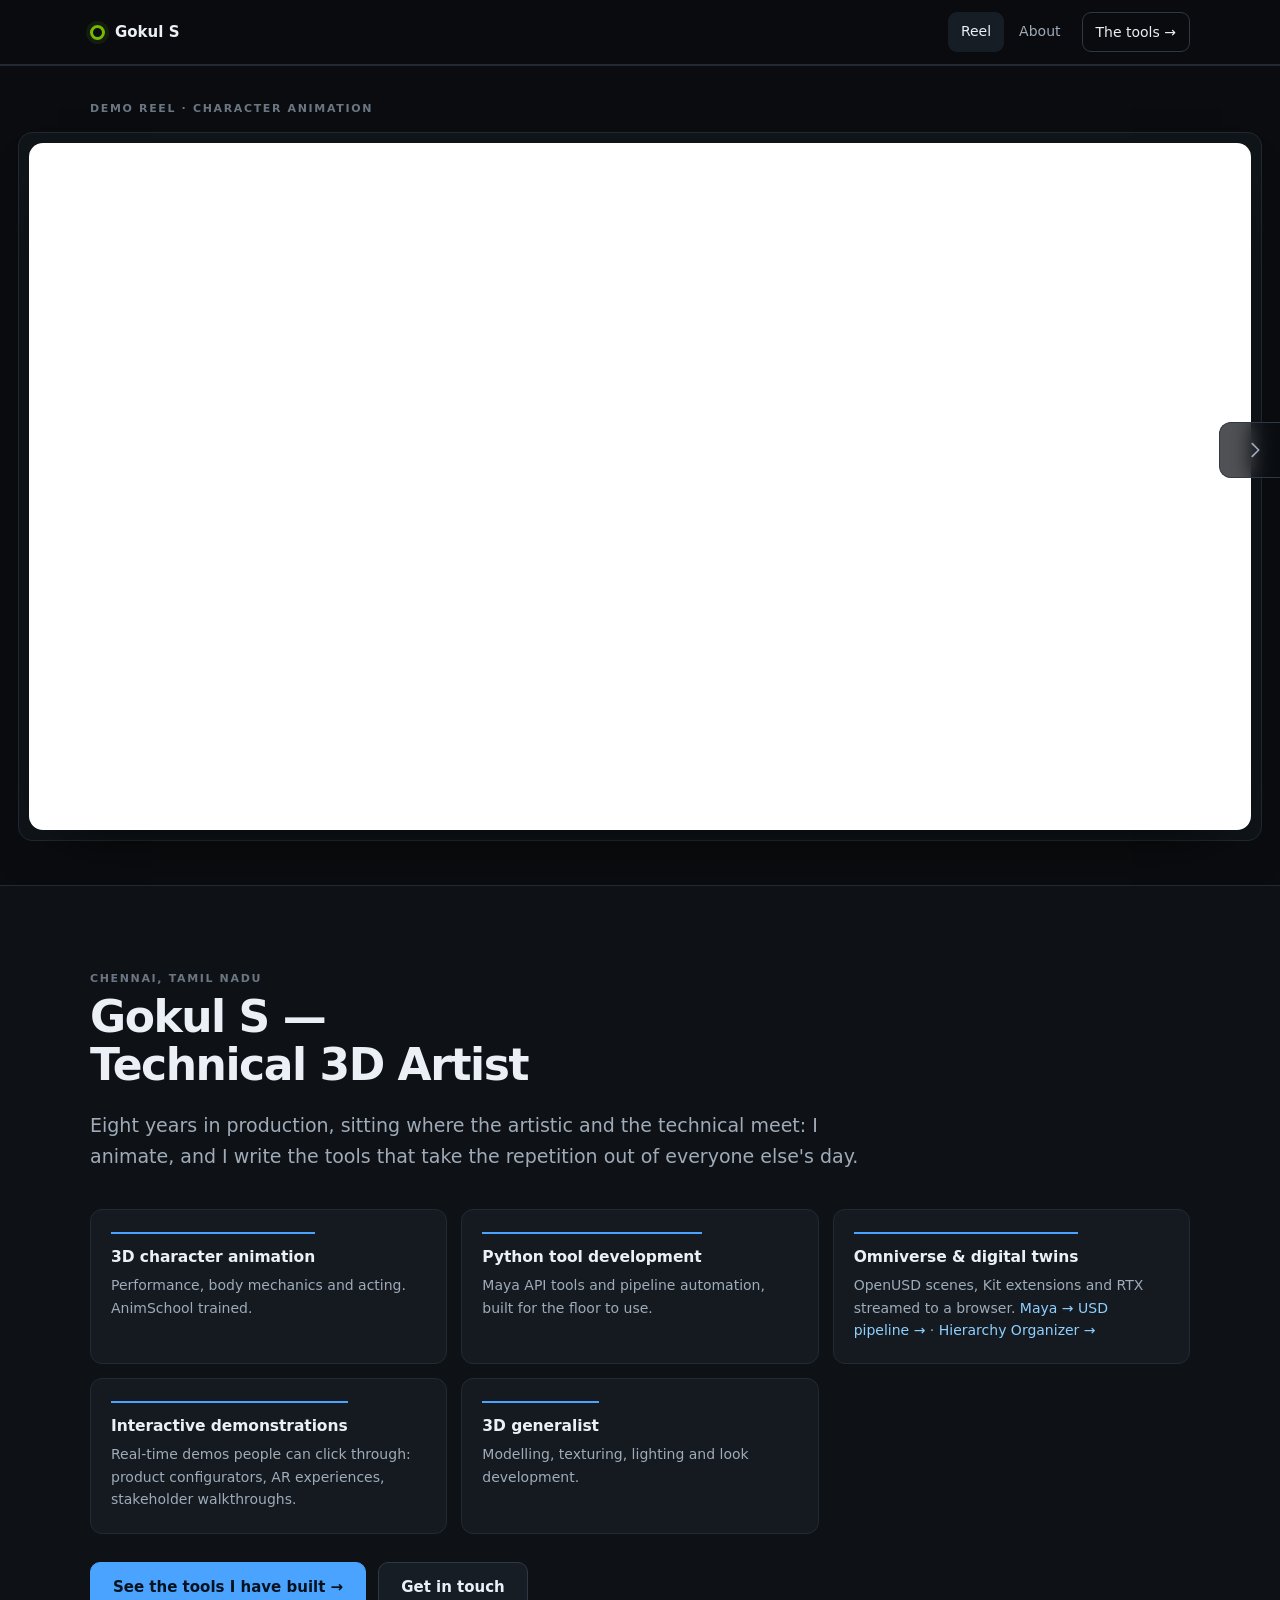
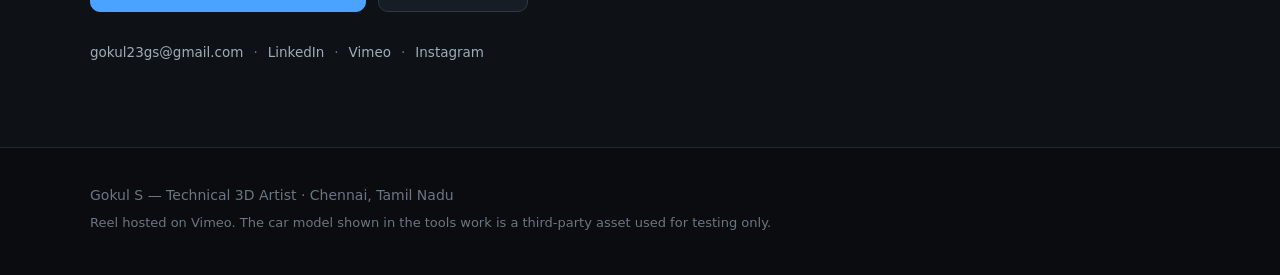
<file: index.html>
<!DOCTYPE html>
<html lang="en">
<head>
<meta charset="utf-8"/>
<meta name="viewport" content="width=device-width, initial-scale=1"/>
<title>Gokul S — Technical 3D Artist</title>
<meta name="description" content="Technical 3D Artist: character animation, Python tool development, Omniverse and digital twins. Demo reel and the pipeline tools behind the work."/>
<meta name="color-scheme" content="dark"/>
<link rel="icon" href="assets/favicon.svg" type="image/svg+xml"/>
<link rel="stylesheet" href="styles.css"/>
<meta property="og:title" content="Gokul S — Technical 3D Artist"/>
<meta property="og:description" content="Character animation, Python tool development, Omniverse and digital twins."/>
<meta property="og:type" content="profile"/>
</head>
<body data-page="reel">
<a class="skip" href="#reel">Skip to the reel</a>

<header class="site">
  <a class="brand" href="index.html">
    <span class="mark" aria-hidden="true"></span>
    <span>Gokul&nbsp;S</span>
  </a>
  <button class="navtoggle" aria-expanded="false" aria-controls="nav">Menu</button>
  <nav id="nav" aria-label="Sections">
    <a href="#reel">Reel</a>
    <a href="#intro">About</a>
    <a class="ghost" href="configurator.html">The tools →</a>
  </nav>
</header>

<main id="top">

  <!-- ============================== REEL ============================== -->
  <section id="reel" class="band">
    <p class="kicker">Demo reel · character animation</p>

    <figure class="media embed-wrap">
      <!-- #t=3s skips the title card and starts on the first shot. The
           fragment has to come after the query string, and main.js fades a
           black cover off the top of this frame once it scrolls into view. -->
      <div class="embed">
        <iframe title="Gokul S — animation demo reel"
                src="https://player.vimeo.com/video/1151556123?h=4281129e7a&amp;title=0&amp;byline=0&amp;portrait=0#t=3s"
                frameborder="0" referrerpolicy="strict-origin-when-cross-origin"
                allow="autoplay; fullscreen; picture-in-picture; clipboard-write; encrypted-media; web-share"
                allowfullscreen></iframe>
      </div>
    </figure>
  </section>

  <!-- ============================= INTRO ============================= -->
  <section id="intro" class="band alt">
    <p class="kicker">Chennai, Tamil Nadu</p>
    <h1>Gokul S — Technical&nbsp;3D&nbsp;Artist</h1>
    <p class="lede">
      Eight years in production, sitting where the artistic and the technical
      meet: I animate, and I write the tools that take the repetition out of
      everyone else's day.
    </p>

    <ul class="what-i-do">
      <li>
        <h2>3D character animation</h2>
        <p>Performance, body mechanics and acting. AnimSchool trained.</p>
      </li>
      <li>
        <h2>Python tool development</h2>
        <p>Maya API tools and pipeline automation, built for the floor to use.</p>
      </li>
      <li>
        <h2>Omniverse &amp; digital twins</h2>
        <p>
          OpenUSD scenes, Kit extensions and RTX streamed to a browser.
          <a href="maya-to-omniverse.html">Maya → USD pipeline →</a> ·
          <a href="hierarchy-organizer.html">Hierarchy Organizer →</a>
        </p>
      </li>
      <li>
        <h2>Interactive demonstrations</h2>
        <p>Real-time demos people can click through: product configurators, AR experiences, stakeholder walkthroughs.</p>
      </li>
      <li>
        <h2>3D generalist</h2>
        <p>Modelling, texturing, lighting and look development.</p>
      </li>
    </ul>

    <div class="cta">
      <a class="btn primary" href="configurator.html">See the tools I have built →</a>
      <a class="btn" href="mailto:gokul23gs@gmail.com">Get in touch</a>
    </div>

    <ul class="links inline">
      <li><a href="mailto:gokul23gs@gmail.com">gokul23gs@gmail.com</a></li>
      <li><a href="https://www.linkedin.com/in/gokul-s-110121" rel="me noopener">LinkedIn</a></li>
      <li><a href="https://vimeo.com/1151556123" rel="me noopener">Vimeo</a></li>
      <li><a href="https://www.instagram.com/gokul_saravanappriyan/" rel="me noopener">Instagram</a></li>
    </ul>
  </section>
</main>

<!-- Gallery-style edge navigation. Real links, so they work with no JS;
     main.js only adds the left/right arrow keys. -->
<a class="pagenav next" href="configurator.html" aria-label="Next page: the tools I have built">
  <span class="label">The tools</span>
  <svg viewBox="0 0 24 24" width="22" height="22" aria-hidden="true"><path d="M9 5l7 7-7 7"/></svg>
</a>

<footer>
  <p>Gokul S — Technical 3D Artist · Chennai, Tamil Nadu</p>
  <p class="small">
    Reel hosted on Vimeo. The car model shown in the tools work is a third-party
    asset used for testing only.
  </p>
</footer>

<script src="main.js" defer></script>
</body>
</html>
</file>
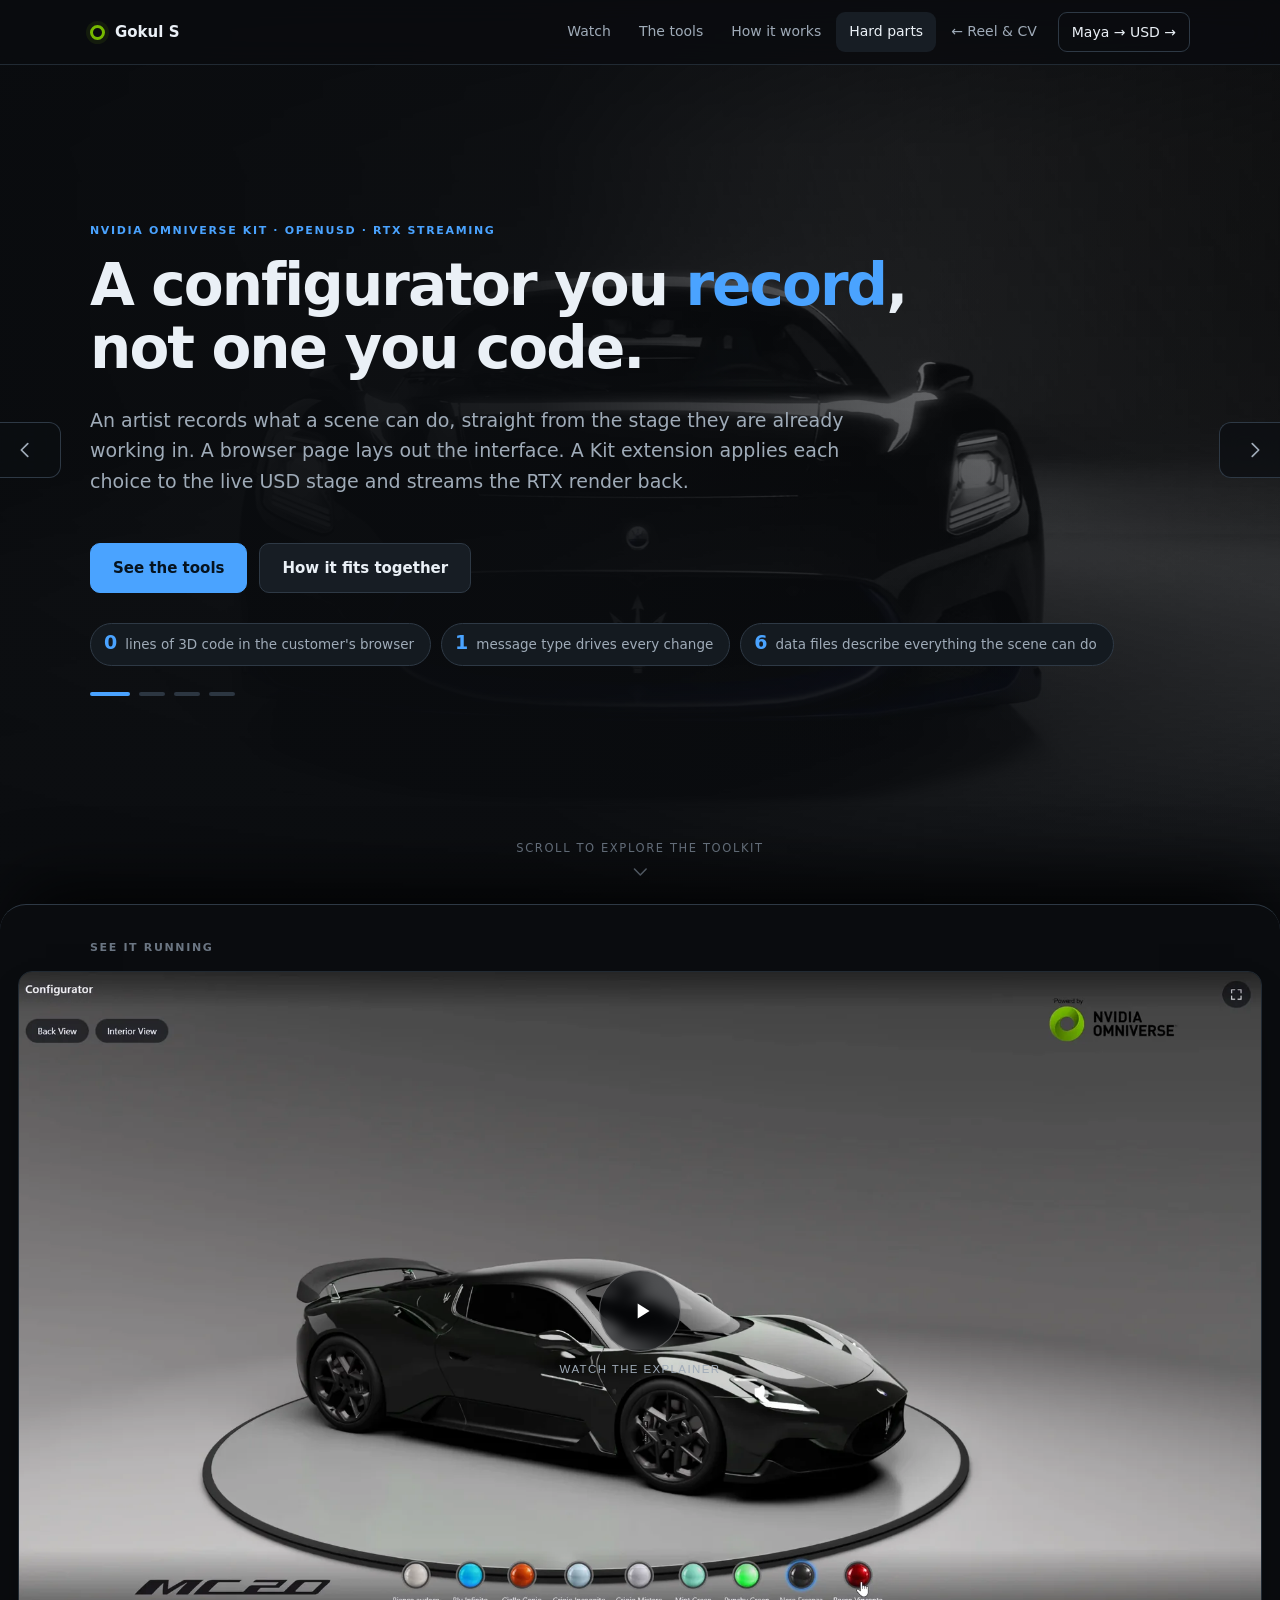
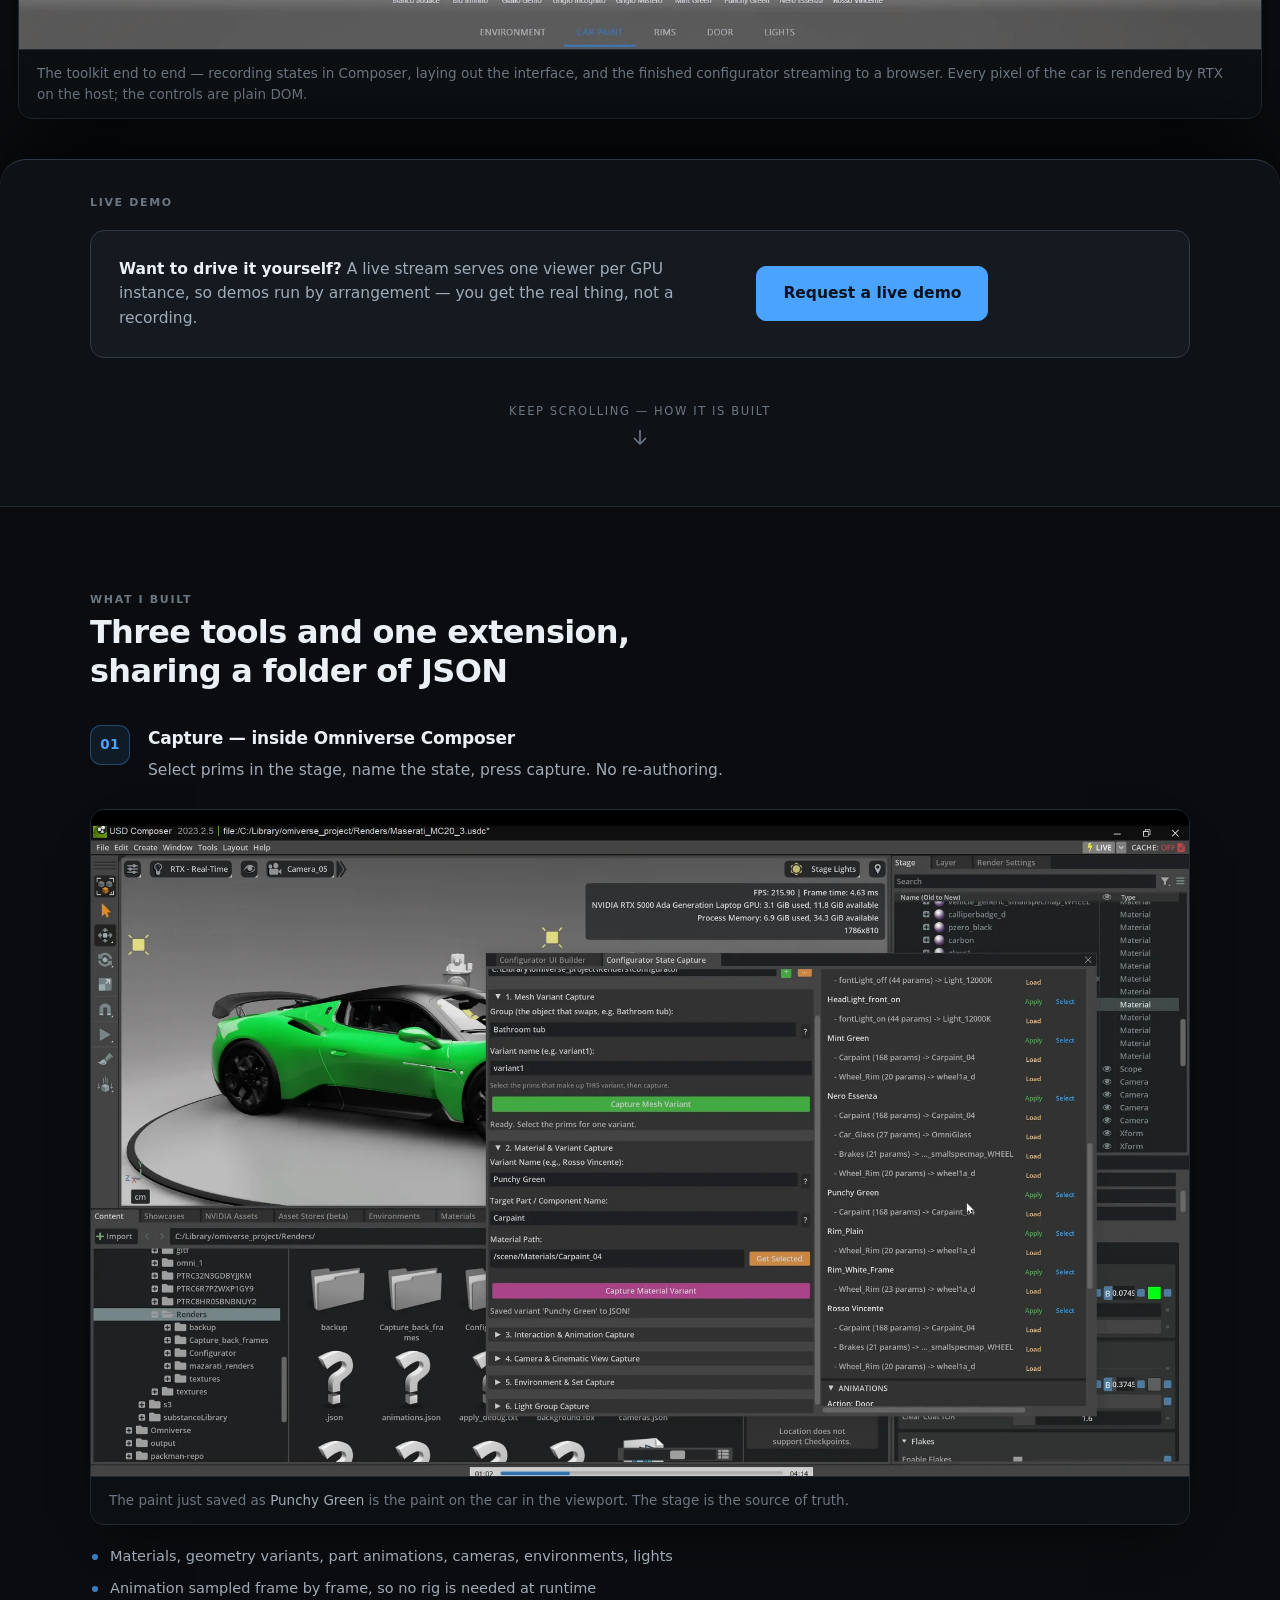
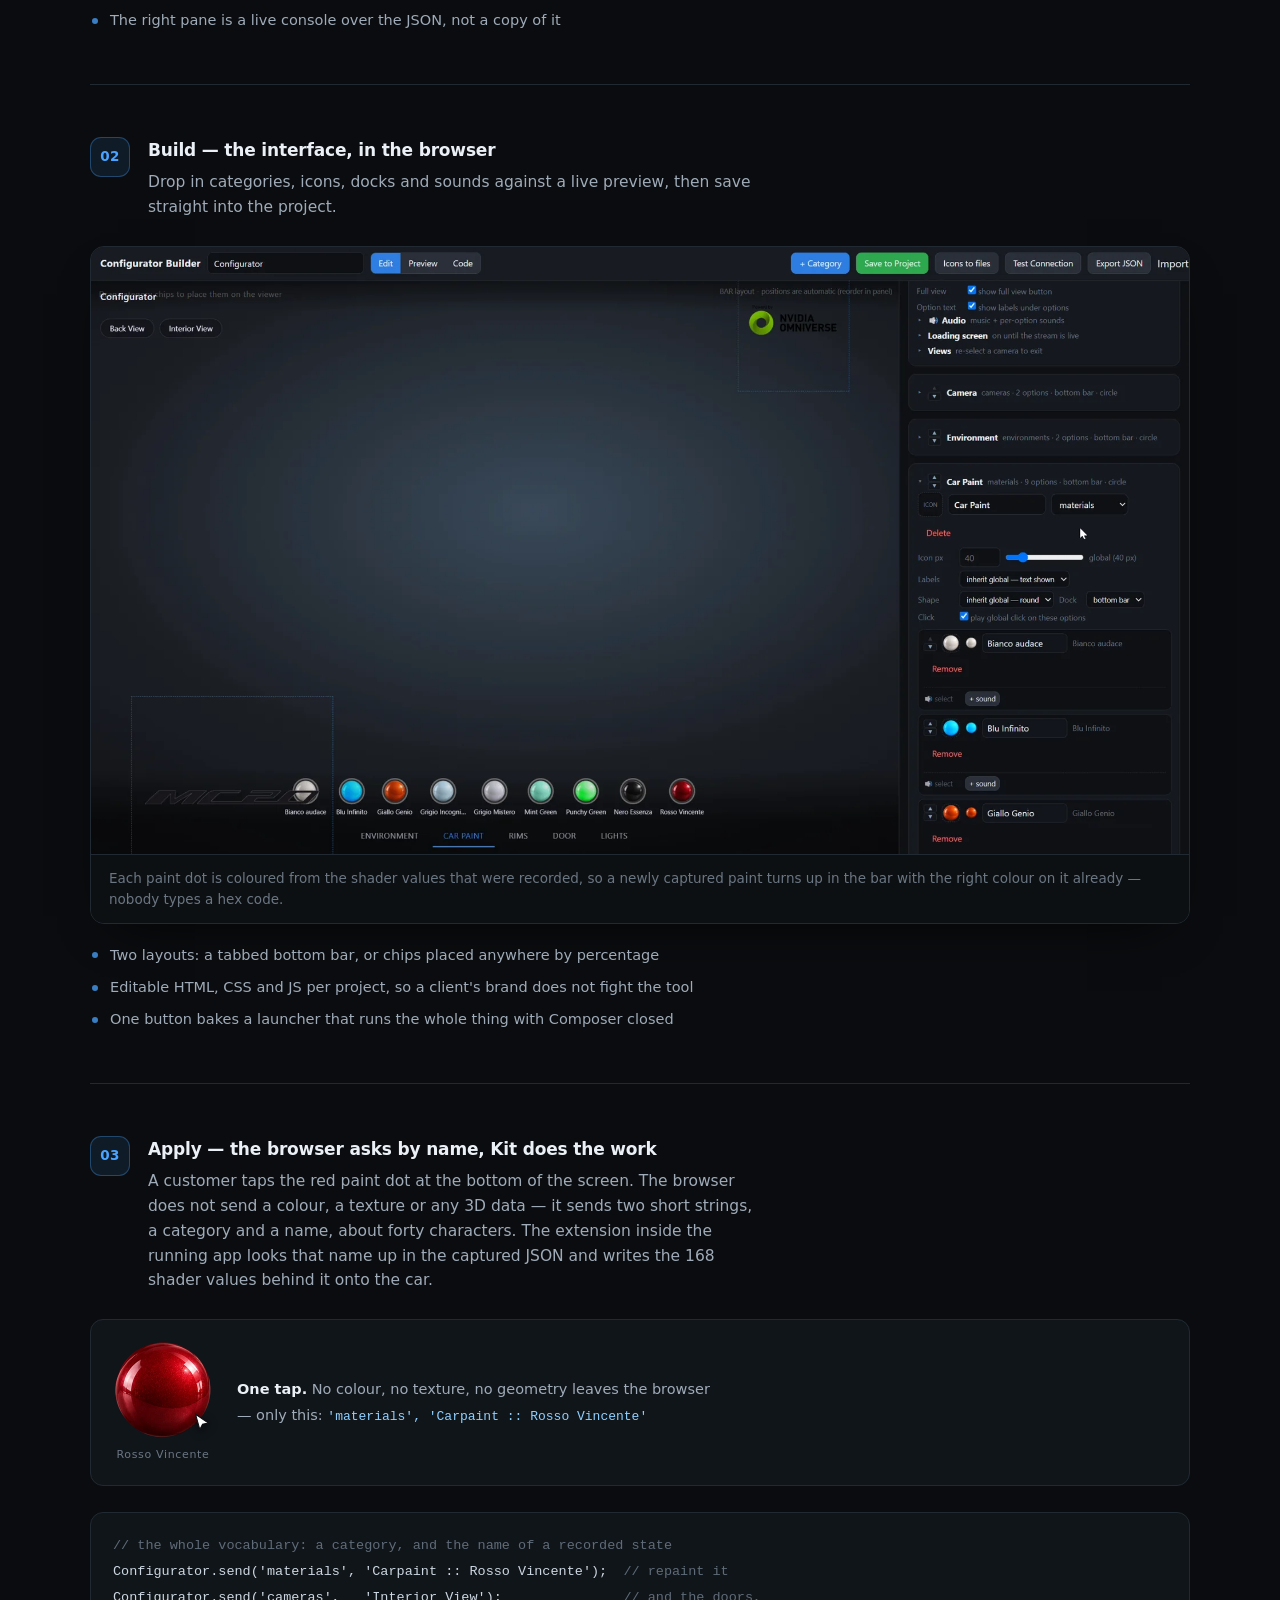
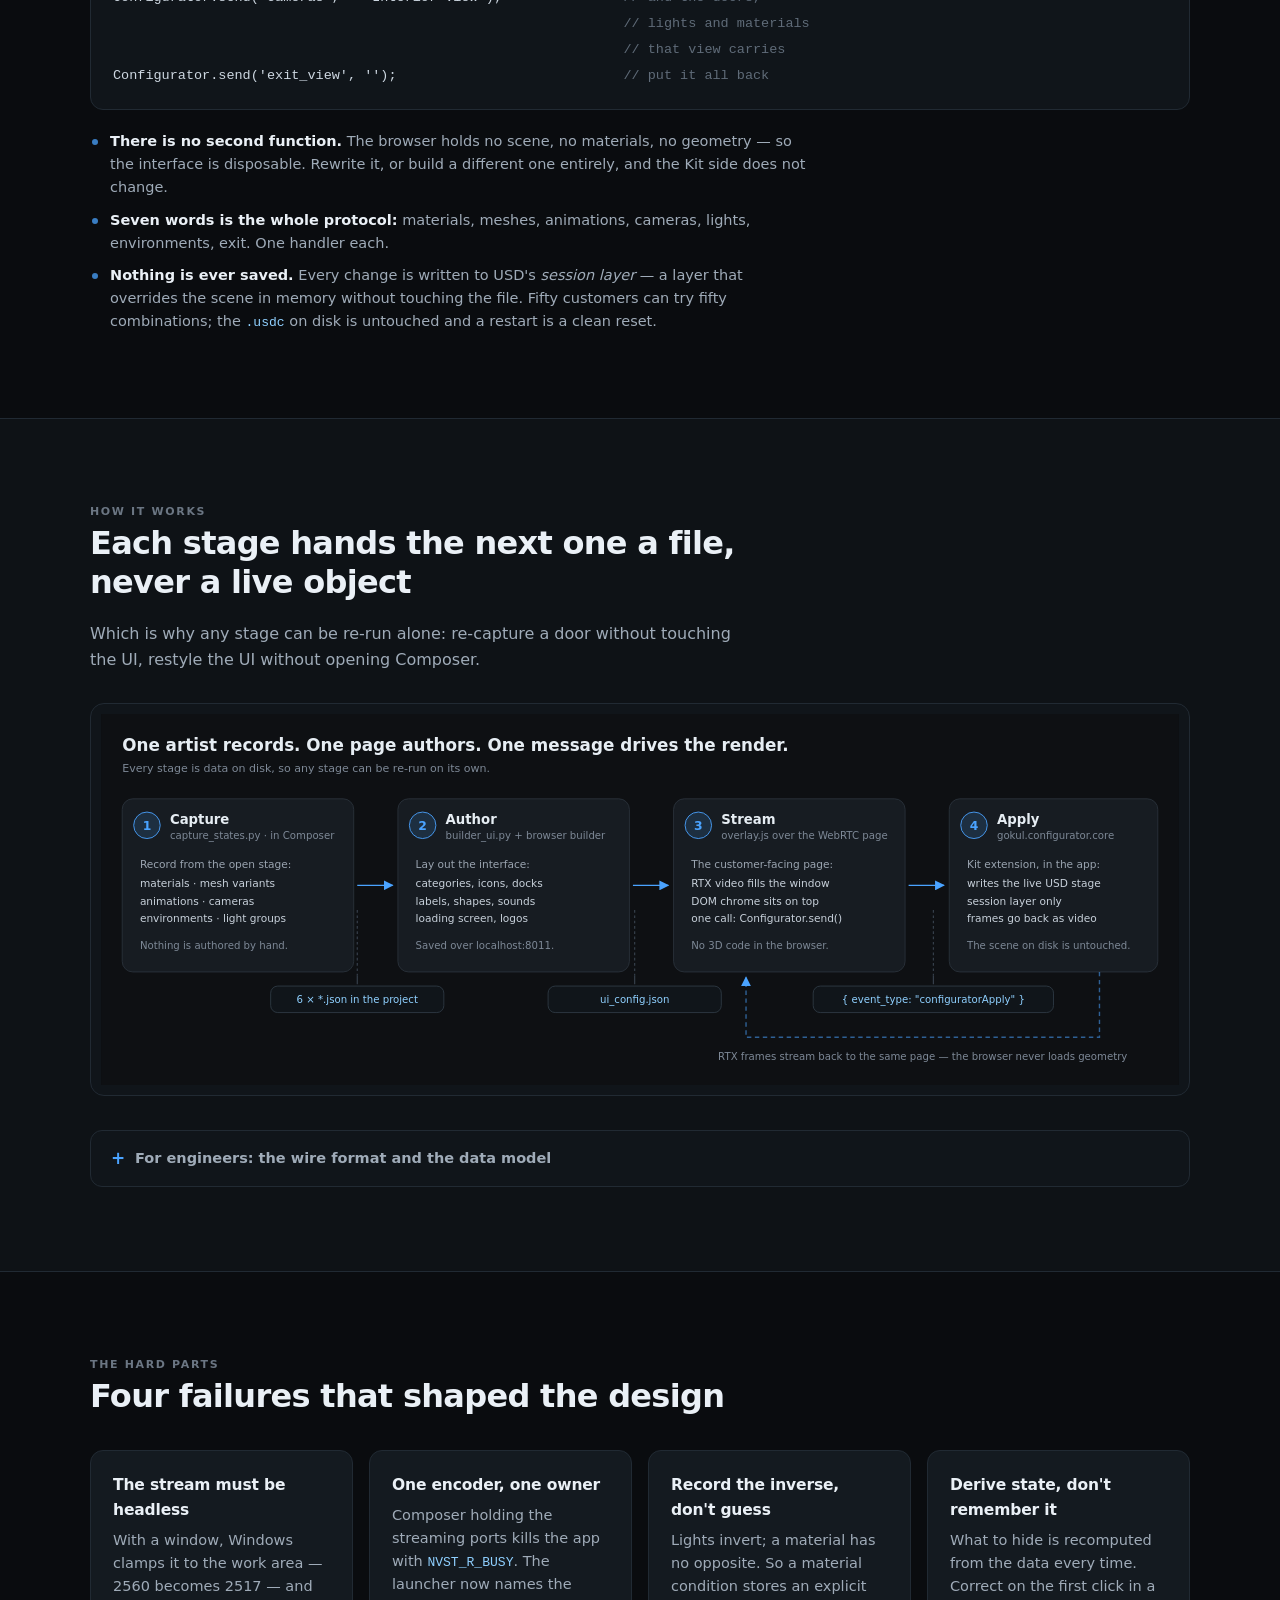
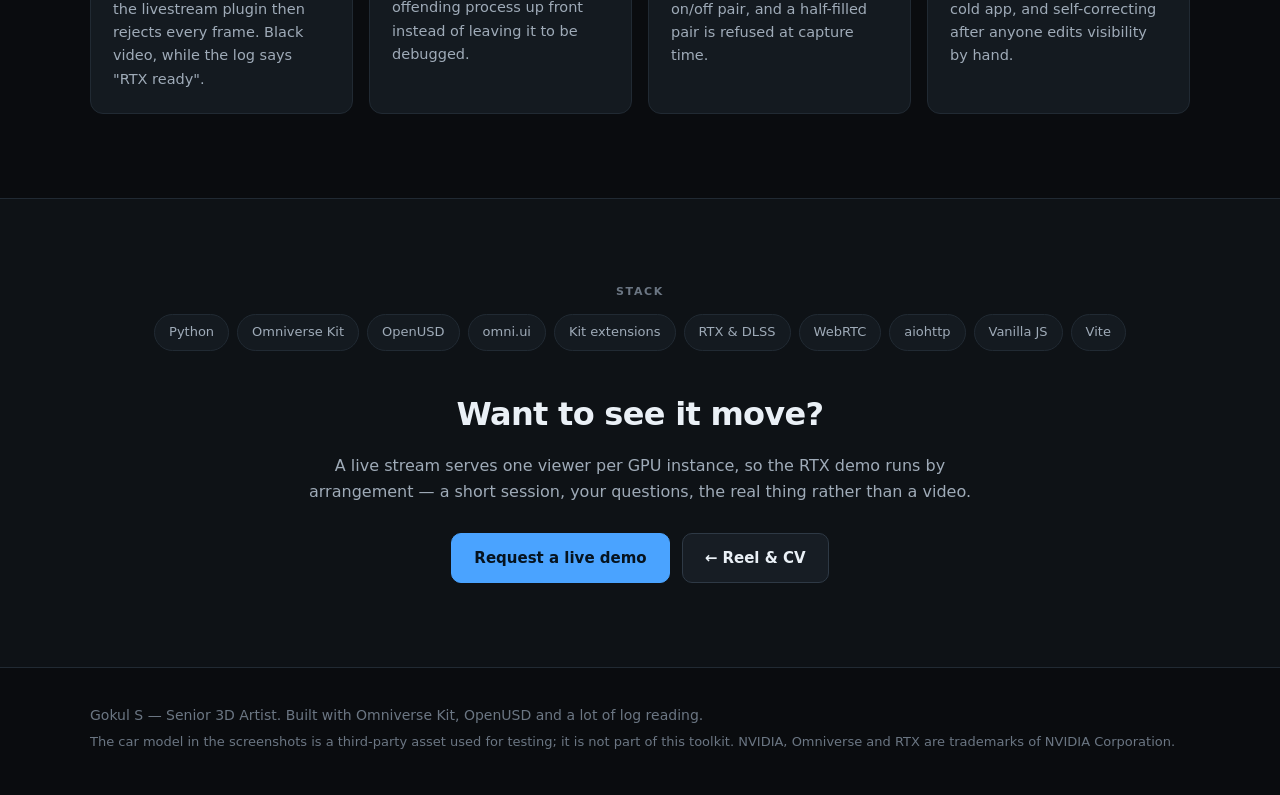
<file: configurator.html>
<!DOCTYPE html>
<html lang="en">
<head>
<meta charset="utf-8"/>
<meta name="viewport" content="width=device-width, initial-scale=1"/>
<title>3D Configurator Toolkit — real-time product configurators on NVIDIA Omniverse</title>
<meta name="description" content="A toolkit for building real-time 3D configurators on NVIDIA Omniverse Kit: record states from a USD stage, author the UI in a browser, stream the RTX render."/>
<meta name="color-scheme" content="dark"/>
<link rel="icon" href="assets/favicon.svg" type="image/svg+xml"/>
<link rel="stylesheet" href="styles.css"/>
<!-- first backdrop frame only; the rest are fetched after load -->
<link rel="preload" as="image" imagesrcset="assets/hero-1.webp" type="image/webp"/>
<meta property="og:title" content="3D Configurator Toolkit"/>
<meta property="og:description" content="Record states from a USD stage, author the UI in a browser, stream the RTX render."/>
<meta property="og:image" content="assets/shot-viewer.jpg"/>
<meta property="og:type" content="website"/>
</head>
<body data-page="configurator">
<a class="skip" href="#watch">Skip to content</a>

<header class="site">
  <a class="brand" href="index.html" title="Back to the reel and CV">
    <span class="mark" aria-hidden="true"></span>Gokul&nbsp;S</a>
  <button class="navtoggle" aria-expanded="false" aria-controls="nav">Menu</button>
  <nav id="nav" aria-label="Sections">
    <a href="#watch">Watch</a>
    <a href="#tools">The tools</a>
    <a href="#pipeline">How it works</a>
    <a href="#craft">Hard parts</a>
    <a href="index.html">← Reel &amp; CV</a>
    <a class="ghost" href="maya-to-omniverse.html">Maya → USD →</a>
  </nav>
</header>

<!-- Onward to the second tool. -->
<a class="pagenav next" href="maya-to-omniverse.html" aria-label="Next page: the Maya to Omniverse pipeline">
  <span class="label">Maya → USD</span>
  <svg viewBox="0 0 24 24" width="22" height="22" aria-hidden="true"><path d="M9 5l7 7-7 7"/></svg>
</a>

<!-- ArtStation-style edge navigation back to page one. -->
<a class="pagenav prev" href="index.html" aria-label="Previous page: the animation reel">
  <svg viewBox="0 0 24 24" width="22" height="22" aria-hidden="true"><path d="M15 5l-7 7 7 7"/></svg>
  <span class="label">Animation</span>
</a>

<main id="top">

  <!-- ============================== HERO ============================== -->
  <section class="hero">
   <!-- Backdrop: RTX stills of the scene the toolkit was built against. Direct
        children of .hero, so they span the full viewport width rather than the
        1100px copy column. Frame 1 ships with the page; JS cross-fades the rest. -->
   <div class="stage" data-slides="hero-2 hero-3 hero-4"
        data-sentinel=".hero-sentinel" aria-hidden="true">
     <picture class="slide on">
       <source srcset="assets/hero-1.webp" type="image/webp"/>
       <img src="assets/hero-1.jpg" width="2000" height="1125" alt=""
            fetchpriority="high" decoding="async"/>
     </picture>
   </div>
   <div class="scrim" aria-hidden="true"></div>

   <div class="hero-top">
    <p class="eyebrow">NVIDIA Omniverse Kit · OpenUSD · RTX streaming</p>
    <h1>A configurator you <em>record</em>, not one you code.</h1>
    <p class="lede">
      An artist records what a scene can do, straight from the stage they are already
      working in. A browser page lays out the interface. A Kit extension applies each
      choice to the live USD stage and streams the RTX render back.
    </p>

    <!-- Both in-page: no "view the source" until the toolkit itself is
         published. The repository holds this site only for now. -->
    <div class="cta">
      <a class="btn primary" href="#tools">See the tools</a>
      <a class="btn" href="#pipeline">How it fits together</a>
    </div>

    <!-- Each chip says what the number is, in plain words. "6 JSON files, the
         whole contract" meant nothing without having read the rest first. -->
    <ul class="chips">
      <li><b>0</b> lines of 3D code in the customer's browser</li>
      <li><b>1</b> message type drives every change</li>
      <li><b>6</b> data files describe everything the scene can do</li>
    </ul>

    <!-- filled in by main.js; without it the first frame simply stays put -->
    <div class="dots" role="group" aria-label="Backdrop frame"></div>

    <a class="scrollcue" href="#watch">
      <span>Scroll to explore the toolkit</span>
      <svg viewBox="0 0 24 24" width="20" height="20" aria-hidden="true">
        <path d="M5 8.5 12 15.5 19 8.5"/>
      </svg>
    </a>
   </div><!-- /.hero-top -->
  </section>

  <!-- ============================== TOOLS ============================== -->
  <!-- ============================== WATCH ==============================
       The video stands on its own: its own section, its own screen. Sharing a
       section with the "Three tools" heading made it read as an illustration
       of that text, and dragging across it selected the copy above. -->
  <!-- .pin: this one holds at the top once it arrives, and the sections below
       scroll up over it -- the same relationship the hero has with this. -->
  <section id="watch" class="band tile pin">
    <!-- Marks the moment this section has covered the pinned hero, so the
         backdrop slideshow can stop rotating behind it. -->
    <span class="hero-sentinel" aria-hidden="true"></span>
    <p class="kicker">See it running</p>

    <!-- ===================== explainer video =====================
         data-vimeo takes "<id>?h=<hash>", a bare id, or a full player URL.
         main.js draws a play button over the still and only then loads the
         Vimeo iframe -- the player is about a megabyte of script, so nobody
         who does not press play pays for it, and the still acts as the poster.
         For a self-hosted file use data-video="assets/explainer.mp4" instead.
         =========================================================== -->
    <!-- data-vimeo-ar is the video's real aspect ratio. It is NOT 16:9, and a
         16:9 box left white letterbox bars across the top and bottom, because
         the player's canvas is white behind the video.
         Get it precisely -- ask oEmbed for a big thumbnail:
           vimeo.com/api/oembed.json?url=https://vimeo.com/<id>/<hash>&width=1280
         and divide width by height. This one is 1280x701 = 1.826. The default
         thumbnail size (426x234) rounds to 1.8205, which is close enough to
         look fixed and still leave a hairline. -->
    <figure class="shot media player" data-vimeo="1229514908?h=ee84c73d37"
            data-vimeo-ar="1.826">
      <div class="frame">
        <a href="assets/shot-viewer.jpg">
          <picture>
            <source srcset="assets/shot-viewer.webp" type="image/webp"/>
            <img src="assets/shot-viewer.jpg" width="1920" height="1047"
                 loading="lazy" decoding="async"
                 alt="The streamed configurator in a browser: a path-traced dark green sports car on a turntable, with view buttons top left, nine paint swatches along the bottom and tabs for environment, car paint, rims, door and lights."/>
          </picture>
        </a>
      </div>
      <figcaption>
        The toolkit end to end — recording states in Composer, laying out the
        interface, and the finished configurator streaming to a browser. Every
        pixel of the car is rendered by RTX on the host; the controls are plain DOM.
      </figcaption>
    </figure>

  </section>

  <!-- ============================== DEMO ==============================
       Its own tile, rising over the video the same way the video rises over
       the hero. The ask deserves the whole width rather than being tucked
       under a caption. mailto with a prefilled subject and body: fewer blank
       fields to face, and the reply arrives with the details already in it. -->
  <section id="demo" class="band alt tile">
    <p class="kicker">Live demo</p>

    <div class="demo-ask reveal-up">
      <p>
        <b>Want to drive it yourself?</b>
        A live stream serves one viewer per GPU instance, so demos run by
        arrangement — you get the real thing, not a recording.
      </p>
      <a class="btn primary" href="mailto:gokul23gs@gmail.com?subject=Live%20demo%20request%20-%20RTX%20configurator&amp;body=Hi%20Gokul%2C%0D%0A%0D%0AI%27d%20like%20to%20see%20the%20configurator%20running%20live.%0D%0A%0D%0ACompany%3A%0D%0AWhat%20we%27d%20like%20to%20see%3A%0D%0APreferred%20times%20%28with%20timezone%29%3A%0D%0A">
        Request a live demo
      </a>
    </div>

    <!-- There is a lot of page below this; the video plus one button reads like
         an ending. A real link, so it also works as navigation. -->
    <a class="scrollmore reveal-up" href="#tools">
      <span>Keep scrolling — how it is built</span>
      <svg viewBox="0 0 24 24" width="24" height="24" aria-hidden="true">
        <path d="M12 4.5v13M6.5 12.5 12 18l5.5-5.5"/>
      </svg>
    </a>
  </section>

  <!-- ============================== TOOLS ============================== -->
  <section id="tools" class="band">
    <p class="kicker">What I built</p>
    <h2>Three tools and one extension, sharing a folder of JSON</h2>

    <!-- 1 -->
    <article class="tool">
      <div class="tool-head">
        <span class="badge">01</span>
        <div>
          <h3>Capture — inside Omniverse Composer</h3>
          <p>Select prims in the stage, name the state, press capture. No re-authoring.</p>
        </div>
      </div>
      <figure class="shot">
        <a href="assets/shot-capture.jpg">
          <picture>
            <source srcset="assets/shot-capture.webp" type="image/webp"/>
            <img src="assets/shot-capture.jpg" width="1920" height="1164"
                 loading="lazy" decoding="async"
                 alt="Omniverse Composer with the capture tool docked over the viewport. The viewport shows a bright green car on a turntable. The tool's left pane has its mesh variant and material capture sections open; the right pane lists every recorded variant with Apply, Select and Load buttons."/>
          </picture>
        </a>
        <figcaption>The paint just saved as <em>Punchy Green</em> is the paint on the car in the viewport. The stage is the source of truth.</figcaption>
      </figure>
      <ul class="beats">
        <li>Materials, geometry variants, part animations, cameras, environments, lights</li>
        <li>Animation sampled frame by frame, so no rig is needed at runtime</li>
        <li>The right pane is a live console over the JSON, not a copy of it</li>
      </ul>
    </article>

    <!-- 2 -->
    <article class="tool">
      <div class="tool-head">
        <span class="badge">02</span>
        <div>
          <h3>Build — the interface, in the browser</h3>
          <p>Drop in categories, icons, docks and sounds against a live preview, then save straight into the project.</p>
        </div>
      </div>
      <figure class="shot">
        <a href="assets/shot-builder.jpg">
          <picture>
            <source srcset="assets/shot-builder.webp" type="image/webp"/>
            <img src="assets/shot-builder.jpg" width="1920" height="1061"
                 loading="lazy" decoding="async"
                 alt="The Configurator Builder page: a toolbar with Edit, Preview and Code tabs plus Save to Project, Icons to files and Export JSON; a live canvas on the left; and an inspector on the right with category cards for Camera, Environment and an expanded Car Paint."/>
          </picture>
        </a>
        <figcaption>Each paint dot is coloured from the shader values that were recorded, so a newly captured paint turns up in the bar with the right colour on it already — nobody types a hex code.</figcaption>
      </figure>
      <ul class="beats">
        <li>Two layouts: a tabbed bottom bar, or chips placed anywhere by percentage</li>
        <li>Editable HTML, CSS and JS per project, so a client's brand does not fight the tool</li>
        <li>One button bakes a launcher that runs the whole thing with Composer closed</li>
      </ul>
    </article>

    <!-- 3 -->
    <article class="tool">
      <div class="tool-head">
        <span class="badge">03</span>
        <div>
          <h3>Apply — the browser asks by name, Kit does the work</h3>
          <p>
            A customer taps the red paint dot at the bottom of the screen. The
            browser does not send a colour, a texture or any 3D data — it sends
            two short strings, a category and a name, about forty characters.
            The extension inside the running app looks that name up in the
            captured JSON and writes the 168 shader values behind it onto the car.
          </p>
        </div>
      </div>
      <!-- The actual swatch from the running configurator, with a press and a
           ripple, so the sentence above has a picture of the thing it means. -->
      <div class="tapdemo">
        <figure class="tap">
          <span class="dot">
            <picture>
              <source srcset="assets/swatch-red.webp" type="image/webp"/>
              <img src="assets/swatch-red.png" width="192" height="192"
                   loading="lazy" decoding="async"
                   alt="The Rosso Vincente paint swatch from the configurator: a glossy red sphere."/>
            </picture>
            <span class="ring" aria-hidden="true"></span>
            <svg class="cursor" viewBox="0 0 24 24" width="22" height="22" aria-hidden="true">
              <path d="M5 2.5 19 12l-6.4 1.3L9.6 19z"/>
            </svg>
          </span>
          <figcaption>Rosso Vincente</figcaption>
        </figure>

        <p class="tapsays">
          <b>One tap.</b> No colour, no texture, no geometry leaves the browser —
          only this:
          <code>'materials', 'Carpaint :: Rosso Vincente'</code>
        </p>
      </div>

      <pre><code><span class="c">// the whole vocabulary: a category, and the name of a recorded state</span>
Configurator.send('materials', 'Carpaint :: Rosso Vincente');  <span class="c">// repaint it</span>
Configurator.send('cameras',   'Interior View');               <span class="c">// and the doors,
                                                               // lights and materials
                                                               // that view carries</span>
Configurator.send('exit_view', '');                            <span class="c">// put it all back</span></code></pre>
      <ul class="beats">
        <li>
          <b>There is no second function.</b> The browser holds no scene, no
          materials, no geometry — so the interface is disposable. Rewrite it,
          or build a different one entirely, and the Kit side does not change.
        </li>
        <li>
          <b>Seven words is the whole protocol:</b> materials, meshes,
          animations, cameras, lights, environments, exit. One handler each.
        </li>
        <li>
          <b>Nothing is ever saved.</b> Every change is written to USD's
          <em>session layer</em> — a layer that overrides the scene in memory
          without touching the file. Fifty customers can try fifty combinations;
          the <code>.usdc</code> on disk is untouched and a restart is a clean
          reset.
        </li>
      </ul>
    </article>
  </section>

  <!-- ============================ PIPELINE ============================ -->
  <section id="pipeline" class="band alt">
    <p class="kicker">How it works</p>
    <h2>Each stage hands the next one a file, never a live object</h2>
    <p class="intro">
      Which is why any stage can be re-run alone: re-capture a door without touching the UI,
      restyle the UI without opening Composer.
    </p>
    <figure>
      <img src="assets/pipeline.svg" loading="lazy" decoding="async"
           alt="Four stages: capture in Composer writes six JSON files; the builder writes ui_config.json; the streamed page sends a configuratorApply message; the Kit extension applies it to the live USD stage and streams frames back."/>
    </figure>

    <details class="deep">
      <summary>For engineers: the wire format and the data model</summary>
      <figure>
        <img src="assets/message-flow.svg" loading="lazy" decoding="async"
             alt="A click in the overlay becomes a configuratorApply message over the WebRTC data channel, is republished on the Kit message bus, dispatched to one of seven handlers, and written into the USD session layer; frames return as video."/>
      </figure>
      <figure>
        <img src="assets/data-model.svg" loading="lazy" decoding="async"
             alt="The six captured JSON files — materials, meshes, animations, cameras, environments and lights — feeding the generated ui_config.json and captured_data.json."/>
      </figure>
      <ul class="beats">
        <li><b>materials</b> — writes every recorded shader input on the material and its descendants, guarded per parameter</li>
        <li><b>cameras</b> — switches the viewport, applies the view's conditions, flies a recorded move on the wall clock</li>
        <li><b>meshes / environments</b> — show one set, hide the others; the hide-set is derived from data, never remembered</li>
        <li><b>lights</b> — restores recorded intensity, colour and temperature, then applies paired emissive materials</li>
      </ul>
    </details>
  </section>

  <!-- ============================== CRAFT ============================== -->
  <section id="craft" class="band">
    <p class="kicker">The hard parts</p>
    <h2>Four failures that shaped the design</h2>
    <div class="cards">
      <article class="card">
        <h3>The stream must be headless</h3>
        <p>
          With a window, Windows clamps it to the work area — 2560 becomes 2517 — and the
          livestream plugin then rejects every frame. Black video, while the log says
          "RTX ready".
        </p>
      </article>
      <article class="card">
        <h3>One encoder, one owner</h3>
        <p>
          Composer holding the streaming ports kills the app with <code>NVST_R_BUSY</code>.
          The launcher now names the offending process up front instead of leaving it to be
          debugged.
        </p>
      </article>
      <article class="card">
        <h3>Record the inverse, don't guess</h3>
        <p>
          Lights invert; a material has no opposite. So a material condition stores an
          explicit on/off pair, and a half-filled pair is refused at capture time.
        </p>
      </article>
      <article class="card">
        <h3>Derive state, don't remember it</h3>
        <p>
          What to hide is recomputed from the data every time. Correct on the first click in
          a cold app, and self-correcting after anyone edits visibility by hand.
        </p>
      </article>
    </div>
  </section>

  <!-- ============================== CLOSE ============================== -->
  <section id="close" class="band alt close">
    <p class="kicker">Stack</p>
    <ul class="tags">
      <li>Python</li><li>Omniverse Kit</li><li>OpenUSD</li><li>omni.ui</li>
      <li>Kit extensions</li><li>RTX &amp; DLSS</li><li>WebRTC</li><li>aiohttp</li>
      <li>Vanilla JS</li><li>Vite</li>
    </ul>
    <h2>Want to see it move?</h2>
    <p class="intro">
      A live stream serves one viewer per GPU instance, so the RTX demo runs by arrangement —
      a short session, your questions, the real thing rather than a video.
    </p>
    <div class="cta">
      <a class="btn primary" href="mailto:gokul23gs@gmail.com?subject=Live%20demo%20request%20-%20RTX%20configurator&amp;body=Hi%20Gokul%2C%0D%0A%0D%0AI%27d%20like%20to%20see%20the%20configurator%20running%20live.%0D%0A%0D%0ACompany%3A%0D%0AWhat%20we%27d%20like%20to%20see%3A%0D%0APreferred%20times%20%28with%20timezone%29%3A%0D%0A">Request a live demo</a>
      <a class="btn" href="index.html">← Reel &amp; CV</a>
    </div>
  </section>
</main>

<footer>
  <p>Gokul S — Senior 3D Artist. Built with Omniverse Kit, OpenUSD and a lot of log reading.</p>
  <p class="small">
    The car model in the screenshots is a third-party asset used for testing; it is not part
    of this toolkit. NVIDIA, Omniverse and RTX are trademarks of NVIDIA Corporation.
  </p>
</footer>

<script src="main.js" defer></script>
</body>
</html>
</file>
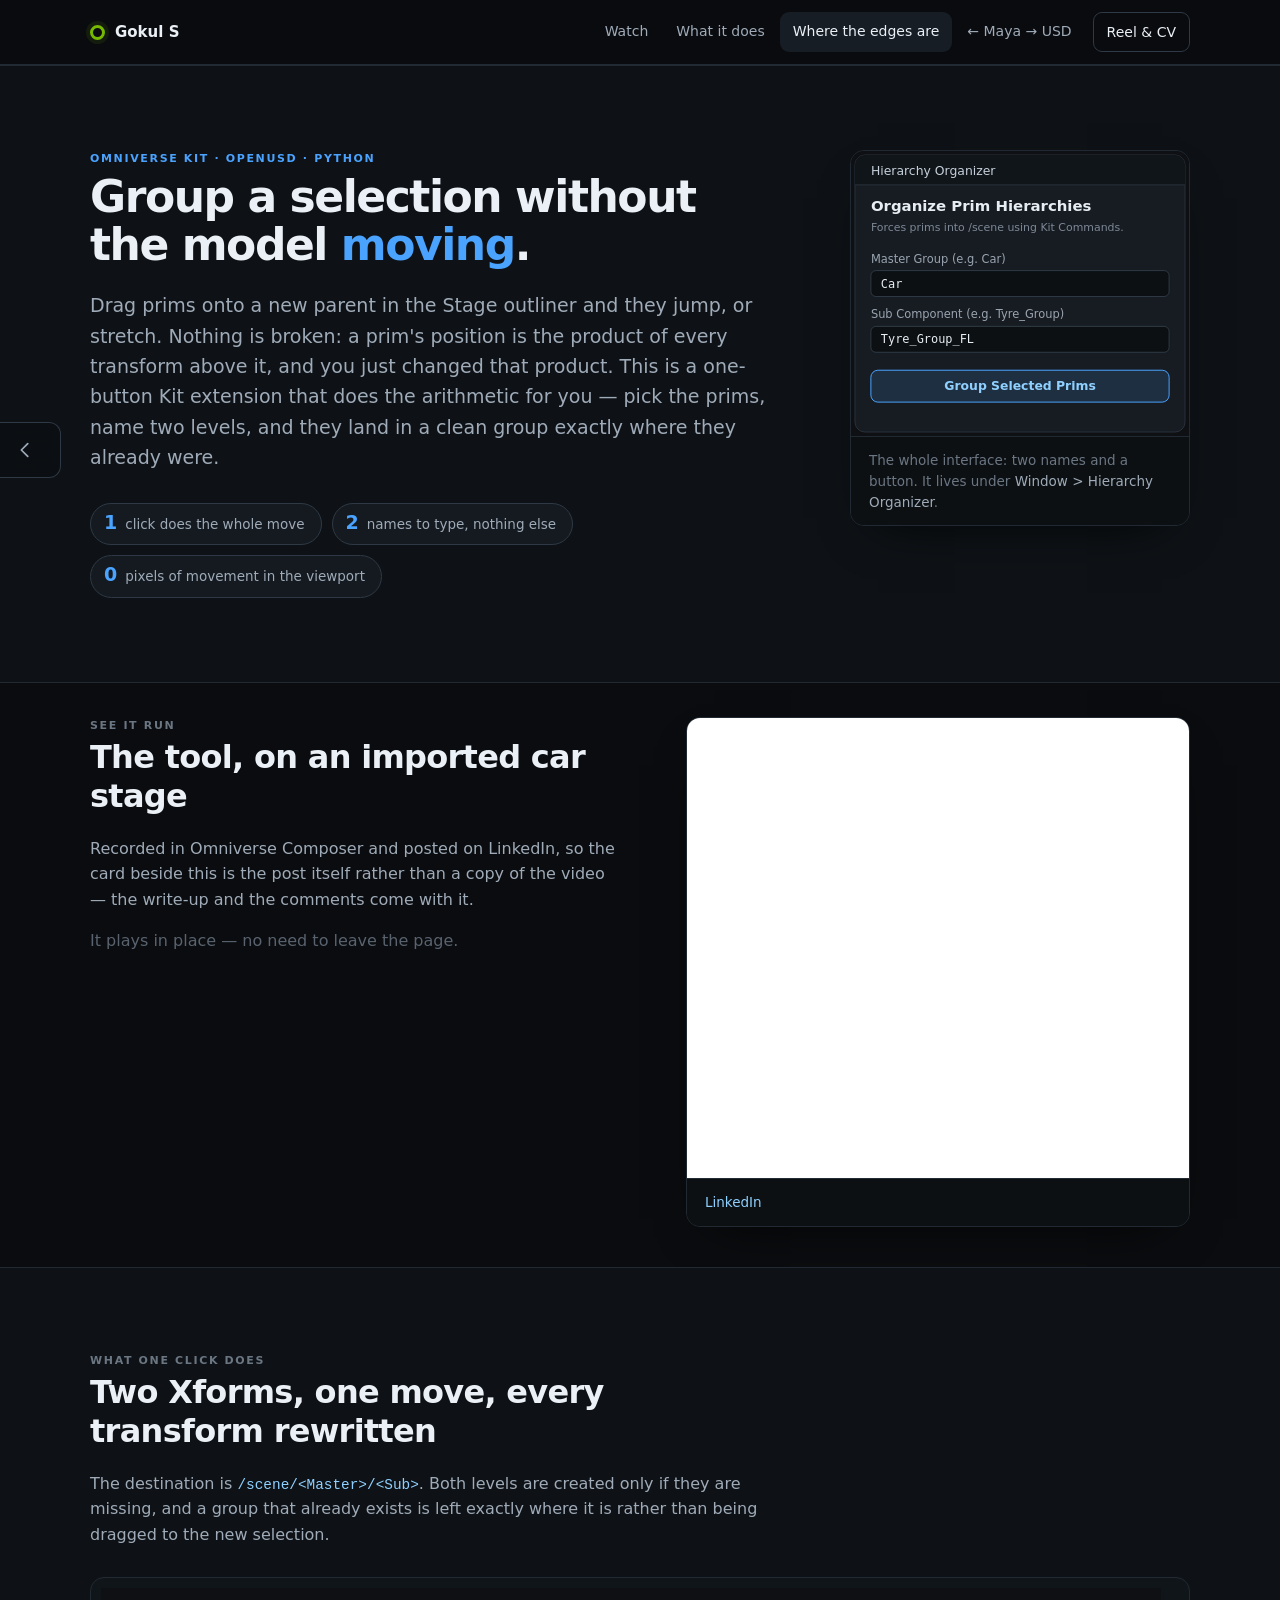
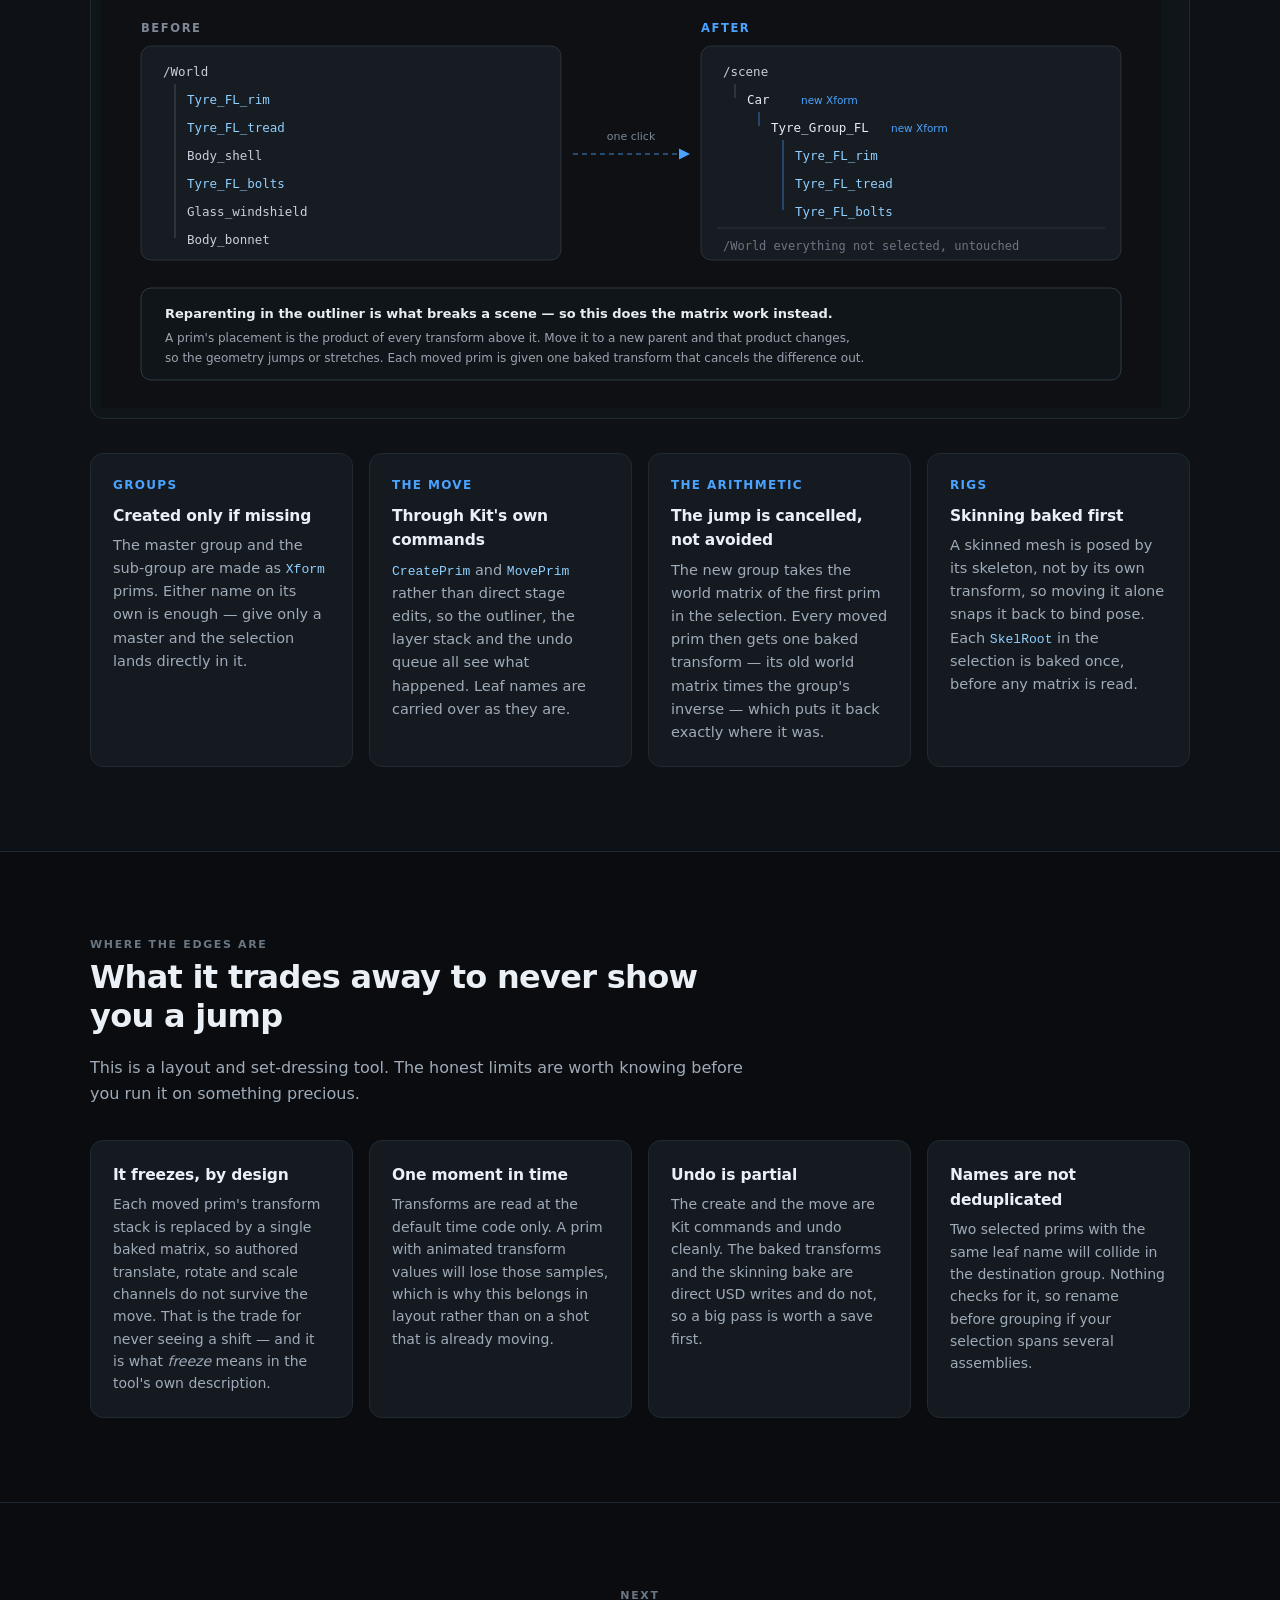
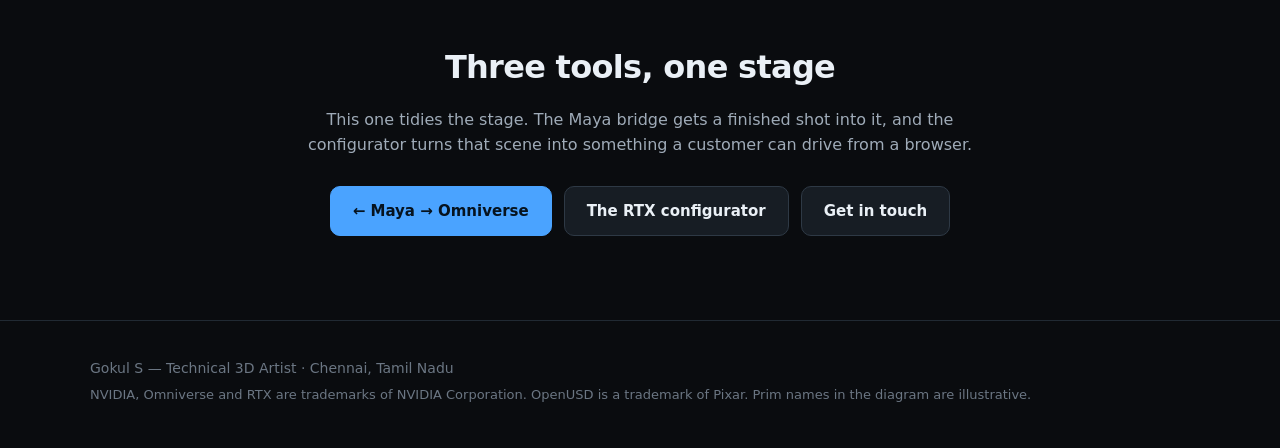
<file: hierarchy-organizer.html>
<!DOCTYPE html>
<html lang="en">
<head>
<meta charset="utf-8"/>
<meta name="viewport" content="width=device-width, initial-scale=1"/>
<title>Hierarchy Organizer — group a USD selection without it moving · Gokul S</title>
<meta name="description" content="A one-button Omniverse Kit extension that reparents a selection into clean Xform groups under /scene and rewrites the transforms so nothing shifts in the viewport."/>
<meta name="color-scheme" content="dark"/>
<link rel="icon" href="assets/favicon.svg" type="image/svg+xml"/>
<link rel="stylesheet" href="styles.css"/>
<meta property="og:title" content="Hierarchy Organizer — group a USD selection without it moving"/>
<meta property="og:description" content="Reparenting in the Stage outliner moves your geometry. This does the matrix work instead."/>
<meta property="og:type" content="website"/>
<!-- No og:image yet: the only visual is vector, and SVG previews are poorly
     supported by link scrapers. Add one with the panel capture. -->
</head>
<body data-page="organizer">
<a class="skip" href="#intro">Skip to content</a>

<header class="site">
  <a class="brand" href="index.html" title="Back to the reel and CV">
    <span class="mark" aria-hidden="true"></span>Gokul&nbsp;S</a>
  <button class="navtoggle" aria-expanded="false" aria-controls="nav">Menu</button>
  <nav id="nav" aria-label="Sections">
    <a href="#watch">Watch</a>
    <a href="#how">What it does</a>
    <a href="#hard">Where the edges are</a>
    <a href="maya-to-omniverse.html">← Maya → USD</a>
    <a class="ghost" href="index.html">Reel &amp; CV</a>
  </nav>
</header>

<!-- Gallery navigation: this is the last page, so only a way back. -->
<a class="pagenav prev" href="maya-to-omniverse.html" aria-label="Previous page: the Maya to Omniverse pipeline">
  <svg viewBox="0 0 24 24" width="22" height="22" aria-hidden="true"><path d="M15 5l-7 7 7 7"/></svg>
  <span class="label">Maya → USD</span>
</a>

<main id="top">

  <!-- ============================== INTRO ============================== -->
  <section id="intro" class="band alt">
    <div class="introsplit">
      <div>
        <p class="eyebrow">Omniverse Kit · OpenUSD · Python</p>
        <h1>Group a selection without the model <em>moving</em>.</h1>
        <p class="lede">
          Drag prims onto a new parent in the Stage outliner and they jump, or
          stretch. Nothing is broken: a prim's position is the product of every
          transform above it, and you just changed that product. This is a
          one-button Kit extension that does the arithmetic for you — pick the
          prims, name two levels, and they land in a clean group exactly where
          they already were.
        </p>

        <ul class="chips">
          <li><b>1</b> click does the whole move</li>
          <li><b>2</b> names to type, nothing else</li>
          <li><b>0</b> pixels of movement in the viewport</li>
        </ul>
      </div>

      <!-- SCREENSHOT SLOT ------------------------------------------------
           This is a drawing of the panel, not a capture: every string in it is
           taken from the extension's own widgets. To swap in the real thing,
           save the capture as assets/shot-organizer.png (plus a quality=92
           .webp, the recipe the importer panel uses — it is a UI panel, so PNG
           rather than JPEG) and replace this <img> with the <picture> block
           from the Maya page's intro. The window is 300x250 in Kit, so capture
           it at 1:1 and declare those dimensions. -->
      <figure class="shot panelshot">
        <img src="assets/panel-organizer.svg" width="340" height="286"
             loading="lazy" decoding="async"
             alt="The Hierarchy Organizer panel: a heading reading Organize Prim Hierarchies, helper text reading Forces prims into /scene using Kit Commands, a Master Group field holding Car, a Sub Component field holding Tyre_Group_FL, and a Group Selected Prims button."/>
        <figcaption>
          The whole interface: two names and a button. It lives under
          <em>Window &gt; Hierarchy Organizer</em>.
        </figcaption>
      </figure>
    </div>
  </section>

  <!-- ============================== WATCH ==============================
       The clip lives on LinkedIn, so this is their embed rather than a file:
       it carries the post around the video, which is the point of linking it.
       Kept near its native 504x399 — the card reflows its text rather than
       scaling, so stretching it to the full column just makes a wide card with
       a small video in it. Height is fixed because LinkedIn's iframe does not
       report its own, and it is raised on narrow screens where the post text
       wraps to more lines. -->
  <section id="watch" class="band">
    <div class="introsplit">
      <div>
        <p class="kicker">See it run</p>
        <h2>The tool, on an imported car stage</h2>
        <p class="intro">
          Recorded in Omniverse Composer and posted on LinkedIn, so the card
          beside this is the post itself rather than a copy of the video — the
          write-up and the comments come with it.
        </p>
        <p class="hint">It plays in place — no need to leave the page.</p>
      </div>

      <figure class="shot panelshot postembed">
        <iframe src="https://www.linkedin.com/embed/feed/update/urn:li:ugcPost:7500434112017686528?compact=1"
                title="LinkedIn post: the Hierarchy Organizer grouping a selection in Omniverse"
                width="504" height="460" loading="lazy" frameborder="0"
                referrerpolicy="strict-origin-when-cross-origin" allowfullscreen></iframe>
        <figcaption>
          <a href="https://www.linkedin.com/feed/update/urn:li:ugcPost:7500434112017686528/"
             rel="me noopener">LinkedIn</a>
        </figcaption>
      </figure>
    </div>
  </section>

  <!-- =============================== HOW =============================== -->
  <section id="how" class="band alt">
    <p class="kicker">What one click does</p>
    <h2>Two Xforms, one move, every transform rewritten</h2>
    <p class="intro">
      The destination is <code>/scene/&lt;Master&gt;/&lt;Sub&gt;</code>. Both levels are
      created only if they are missing, and a group that already exists is left
      exactly where it is rather than being dragged to the new selection.
    </p>

    <figure>
      <img src="assets/hierarchy-fix.svg" loading="lazy" decoding="async"
           alt="Before: six prims sit flat under a World prim with the three wheel parts mixed in among the body and glass. After: two new Xform prims, Car and Tyre_Group_FL, hold the three wheel parts under /scene, with their leaf names unchanged, while everything that was not selected stays untouched under World."/>
    </figure>

    <div class="cards">
      <article class="card">
        <p class="metric">Groups</p>
        <h3>Created only if missing</h3>
        <p>
          The master group and the sub-group are made as <code>Xform</code> prims.
          Either name on its own is enough — give only a master and the selection
          lands directly in it.
        </p>
      </article>
      <article class="card">
        <p class="metric">The move</p>
        <h3>Through Kit's own commands</h3>
        <p>
          <code>CreatePrim</code> and <code>MovePrim</code> rather than direct
          stage edits, so the outliner, the layer stack and the undo queue all
          see what happened. Leaf names are carried over as they are.
        </p>
      </article>
      <article class="card">
        <p class="metric">The arithmetic</p>
        <h3>The jump is cancelled, not avoided</h3>
        <p>
          The new group takes the world matrix of the first prim in the
          selection. Every moved prim then gets one baked transform — its old
          world matrix times the group's inverse — which puts it back exactly
          where it was.
        </p>
      </article>
      <article class="card">
        <p class="metric">Rigs</p>
        <h3>Skinning baked first</h3>
        <p>
          A skinned mesh is posed by its skeleton, not by its own transform, so
          moving it alone snaps it back to bind pose. Each
          <code>SkelRoot</code> in the selection is baked once, before any
          matrix is read.
        </p>
      </article>
    </div>
  </section>

  <!-- ============================== EDGES ============================== -->
  <section id="hard" class="band">
    <p class="kicker">Where the edges are</p>
    <h2>What it trades away to never show you a jump</h2>
    <p class="intro">
      This is a layout and set-dressing tool. The honest limits are worth knowing
      before you run it on something precious.
    </p>

    <div class="cards notes">
      <article class="card">
        <h3>It freezes, by design</h3>
        <p>
          Each moved prim's transform stack is replaced by a single baked matrix,
          so authored translate, rotate and scale channels do not survive the
          move. That is the trade for never seeing a shift — and it is what
          <em>freeze</em> means in the tool's own description.
        </p>
      </article>
      <article class="card">
        <h3>One moment in time</h3>
        <p>
          Transforms are read at the default time code only. A prim with
          animated transform values will lose those samples, which is why this
          belongs in layout rather than on a shot that is already moving.
        </p>
      </article>
      <article class="card">
        <h3>Undo is partial</h3>
        <p>
          The create and the move are Kit commands and undo cleanly. The baked
          transforms and the skinning bake are direct USD writes and do not, so
          a big pass is worth a save first.
        </p>
      </article>
      <article class="card">
        <h3>Names are not deduplicated</h3>
        <p>
          Two selected prims with the same leaf name will collide in the
          destination group. Nothing checks for it, so rename before grouping if
          your selection spans several assemblies.
        </p>
      </article>
    </div>
  </section>

  <!-- ============================== CLOSE ============================== -->
  <section id="close" class="band close">
    <p class="kicker">Next</p>
    <h2>Three tools, one stage</h2>
    <p class="intro">
      This one tidies the stage. The Maya bridge gets a finished shot into it,
      and the configurator turns that scene into something a customer can drive
      from a browser.
    </p>
    <div class="cta">
      <a class="btn primary" href="maya-to-omniverse.html">← Maya → Omniverse</a>
      <a class="btn" href="configurator.html">The RTX configurator</a>
      <a class="btn" href="mailto:gokul23gs@gmail.com?subject=Hierarchy%20Organizer&amp;body=Hi%20Gokul%2C%0D%0A%0D%0AI%20saw%20the%20Hierarchy%20Organizer%20tool.%0D%0A%0D%0ACompany%3A%0D%0AWhat%20we%20are%20trying%20to%20tidy%3A%0D%0A">Get in touch</a>
    </div>
  </section>
</main>

<footer>
  <p>Gokul S — Technical 3D Artist · Chennai, Tamil Nadu</p>
  <p class="small">
    NVIDIA, Omniverse and RTX are trademarks of NVIDIA Corporation. OpenUSD is a
    trademark of Pixar. Prim names in the diagram are illustrative.
  </p>
</footer>
<script src="main.js" defer></script>
</body>
</html>
</file>
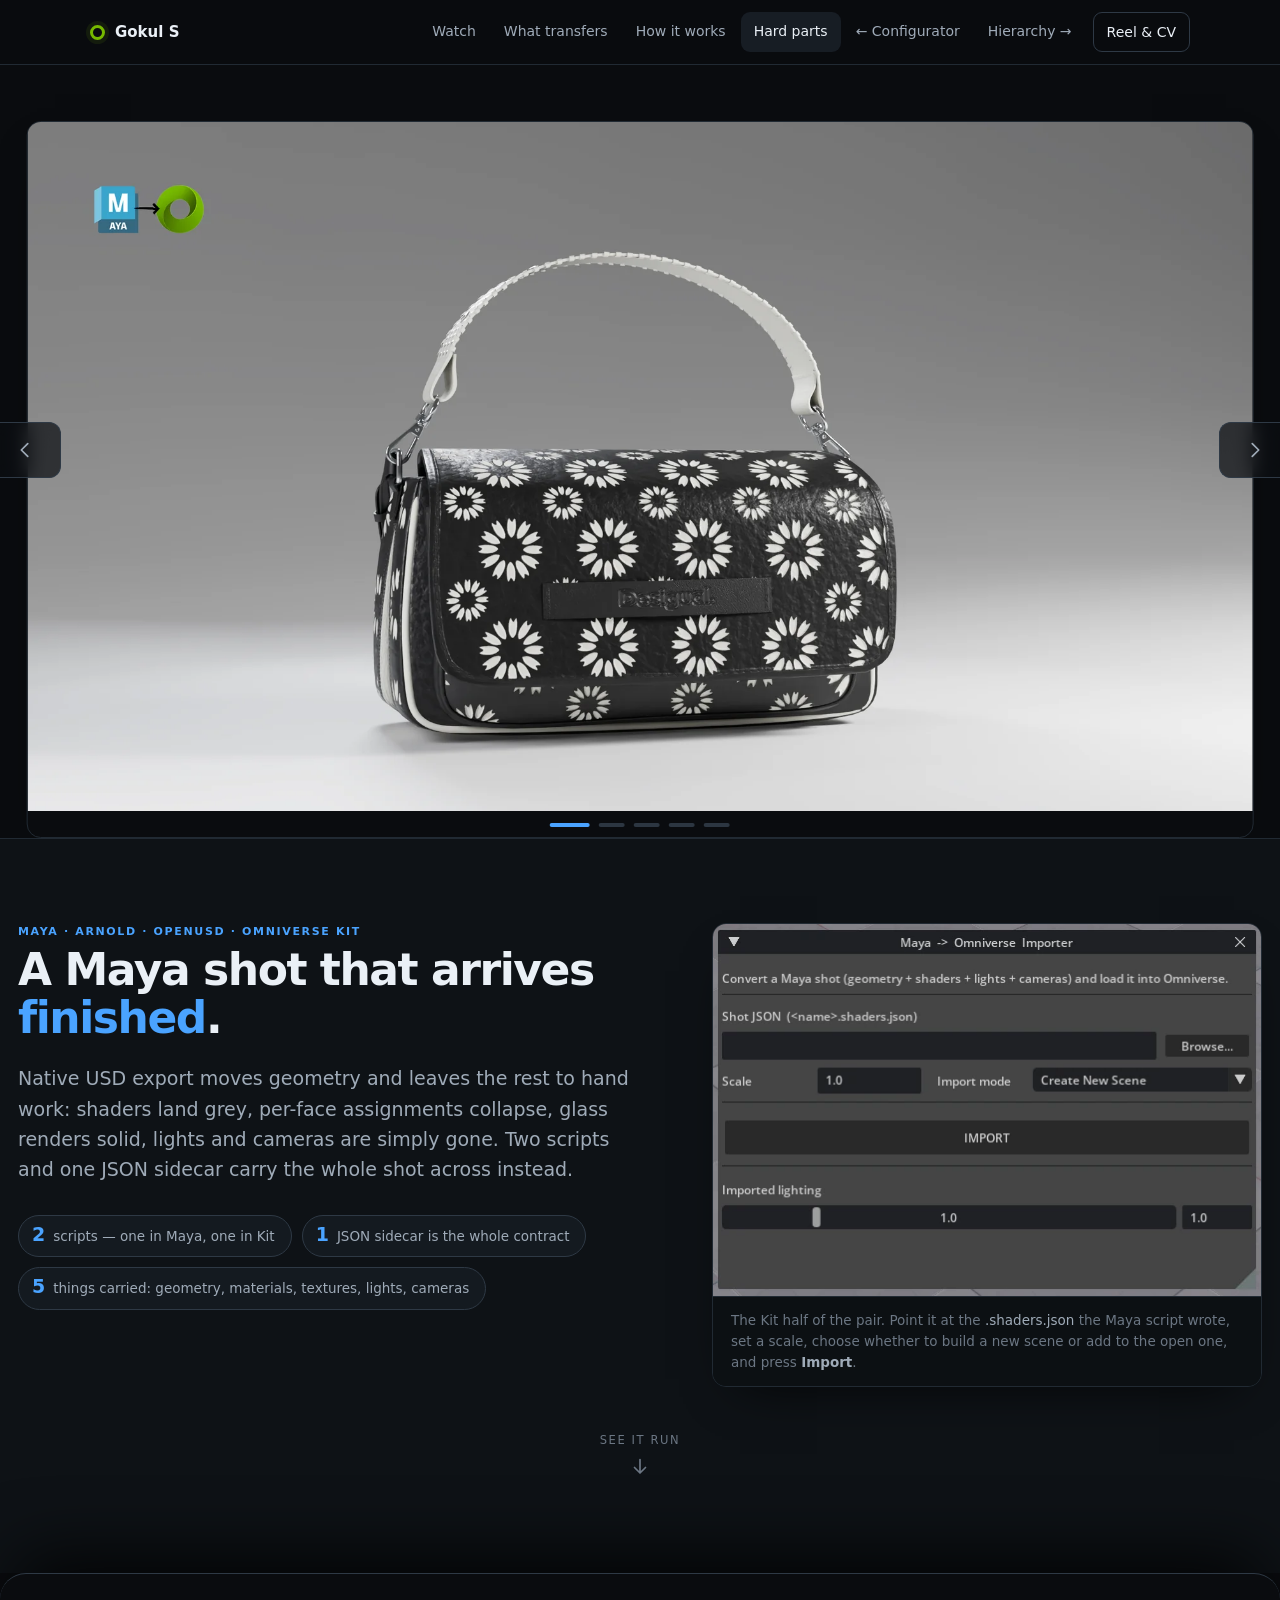
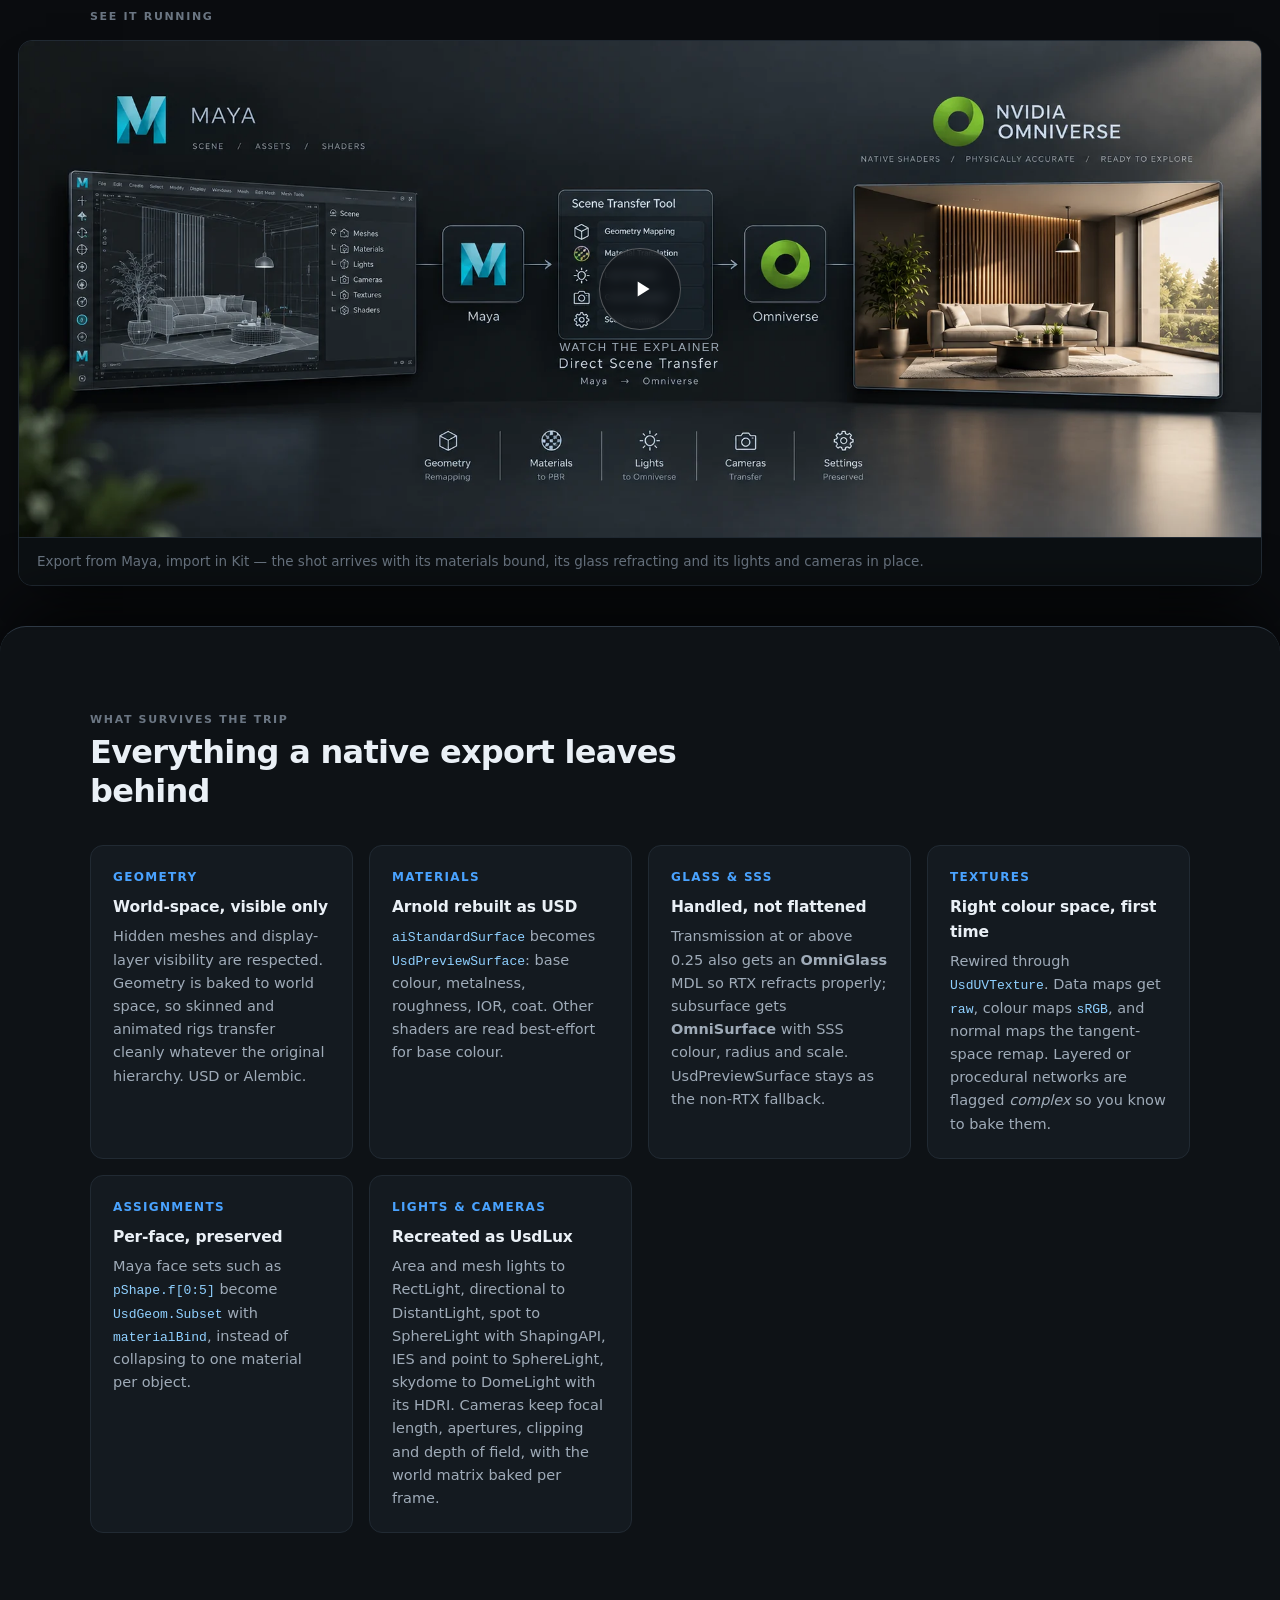
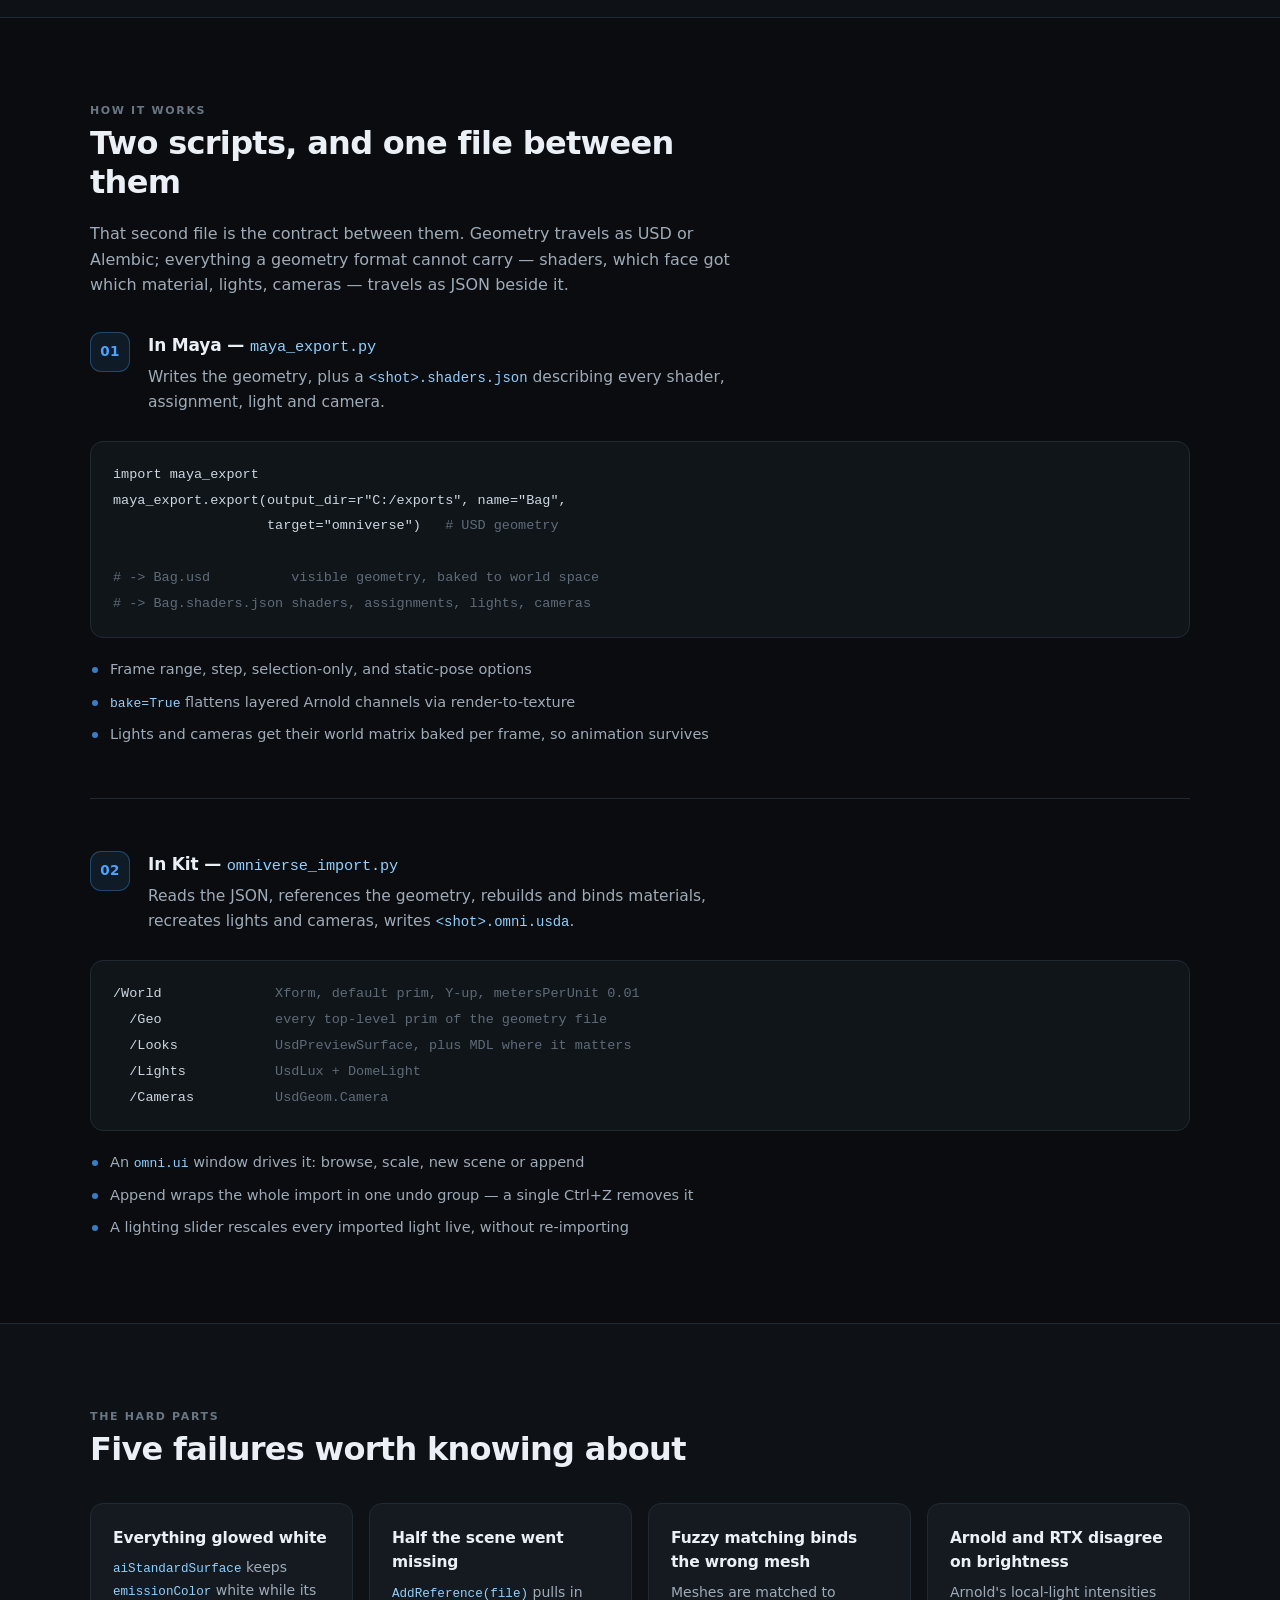
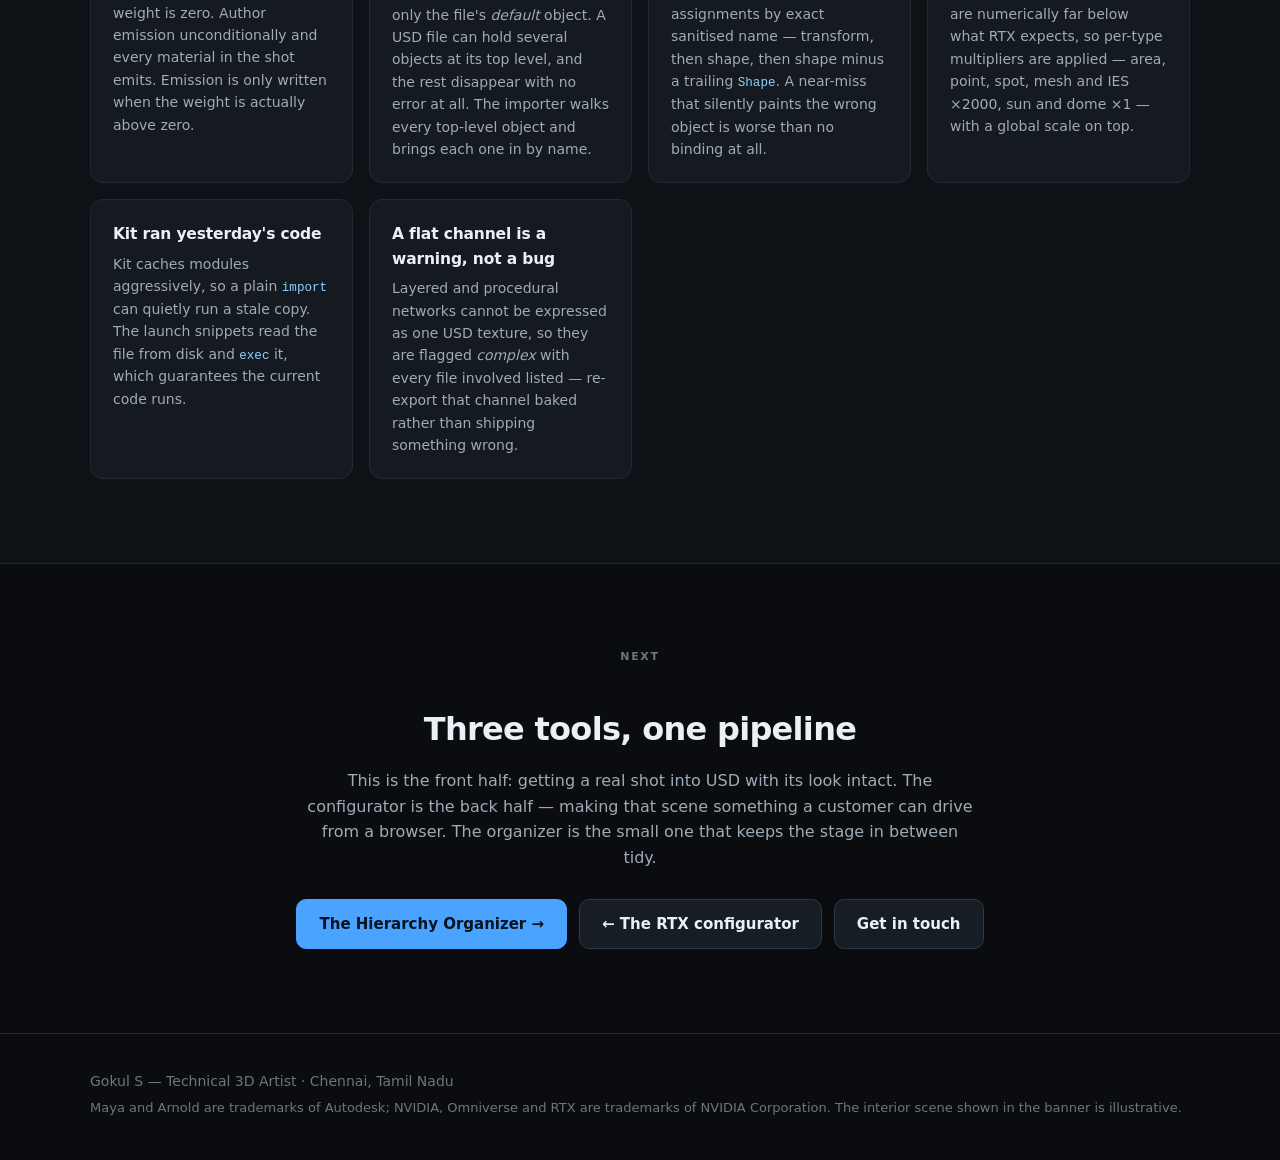
<file: maya-to-omniverse.html>
<!DOCTYPE html>
<html lang="en">
<head>
<meta charset="utf-8"/>
<meta name="viewport" content="width=device-width, initial-scale=1"/>
<title>Maya → Omniverse — moving a whole shot, shaders and all · Gokul S</title>
<meta name="description" content="A two-step pipeline that moves a Maya shot into NVIDIA Omniverse as native USD: Arnold shaders rebuilt as UsdPreviewSurface, per-face assignments, textures, lights and cameras."/>
<meta name="color-scheme" content="dark"/>
<link rel="icon" href="assets/favicon.svg" type="image/svg+xml"/>
<link rel="stylesheet" href="styles.css"/>
<meta property="og:title" content="Maya → Omniverse — moving a whole shot, shaders and all"/>
<meta property="og:description" content="Arnold shaders, per-face assignments, textures, lights and cameras, rebuilt as native USD."/>
<meta property="og:image" content="assets/shot-mayabridge.jpg"/>
<meta property="og:type" content="website"/>
</head>
<body data-page="mayabridge">
<a class="skip" href="#watch">Skip to content</a>

<header class="site">
  <a class="brand" href="index.html" title="Back to the reel and CV">
    <span class="mark" aria-hidden="true"></span>Gokul&nbsp;S</a>
  <button class="navtoggle" aria-expanded="false" aria-controls="nav">Menu</button>
  <nav id="nav" aria-label="Sections">
    <a href="#watch">Watch</a>
    <a href="#carries">What transfers</a>
    <a href="#how">How it works</a>
    <a href="#craft">Hard parts</a>
    <a href="configurator.html">← Configurator</a>
    <a href="hierarchy-organizer.html">Hierarchy →</a>
    <a class="ghost" href="index.html">Reel &amp; CV</a>
  </nav>
</header>

<!-- Gallery navigation: a step back to the configurator, on to the organizer. -->
<a class="pagenav prev" href="configurator.html" aria-label="Previous page: the RTX configurator toolkit">
  <svg viewBox="0 0 24 24" width="22" height="22" aria-hidden="true"><path d="M15 5l-7 7 7 7"/></svg>
  <span class="label">Configurator</span>
</a>
<a class="pagenav next" href="hierarchy-organizer.html" aria-label="Next page: the Hierarchy Organizer">
  <span class="label">Hierarchy</span>
  <svg viewBox="0 0 24 24" width="22" height="22" aria-hidden="true"><path d="M9 5l7 7-7 7"/></svg>
</a>

<main id="top">

  <!-- ============================= BANNER =============================
       The banner is 16:9 and full of readable labels, so it gets its own
       full-width block rather than being squeezed into a one-screen hero
       beside the headline -- which is what pushed it off the right edge.

       It is a frame set: the bag shot first, because it is the one that shows
       the transfer itself, then RTX renders of the car that came across the
       same way. Frame 1 ships with the page; main.js fetches the rest after
       load and cross-fades them, so the banner is never empty and the extra
       frames never compete with the copy for bandwidth. Every frame is
       1920x1080, which is what keeps the fade from jumping. -->
  <section id="banner" class="band bannerband">
    <figure class="shot banner">
      <div class="slides" data-slides="car-1 car-2 car-3 car-4"
           data-alts="A Maserati MC20 head on with its headlights lit, rendered with RTX in Omniverse after crossing over from Maya.|The same MC20 in full side profile on a studio floor, carbon roof and body reflections intact.|The MC20 from a rear three-quarter angle, rear wing and tail lights catching the studio light.|A close front three-quarter detail of the MC20, trident badge and headlight glass.">
        <picture class="slide on">
          <source srcset="assets/shot-mayabridge.webp" type="image/webp"/>
          <img src="assets/shot-mayabridge.jpg" width="1920" height="1080"
               fetchpriority="high" decoding="async"
               alt="The Maya to Omniverse pipeline as a banner: a Maya scene with its outliner on one side, the transfer step in the middle, and the same shot rebuilt and lit in NVIDIA Omniverse on the other."/>
        </picture>
      </div>
      <!-- filled in by main.js; without it the first frame simply stays put -->
      <div class="dots" role="group" aria-label="Banner frame"></div>
    </figure>
  </section>

  <!-- ============================== INTRO ==============================
       This section runs to the banner's width rather than the page's narrower
       copy column, so its left edge lines up with the banner above it and the
       panel's right edge lines up with the banner's right edge.

       All of the copy, headline included, is the left column. With the headline
       outside the split the panel started level with the lede and left a
       headline-sized hole above itself. -->
  <section id="intro" class="band alt">
    <div class="introsplit">
      <div>
        <p class="eyebrow">Maya · Arnold · OpenUSD · Omniverse Kit</p>
        <h1>A Maya shot that arrives <em>finished</em>.</h1>

        <p class="lede">
          Native USD export moves geometry and leaves the rest to hand work:
          shaders land grey, per-face assignments collapse, glass renders solid,
          lights and cameras are simply gone. Two scripts and one JSON sidecar
          carry the whole shot across instead.
        </p>

        <ul class="chips">
          <li><b>2</b> scripts — one in Maya, one in Kit</li>
          <li><b>1</b> JSON sidecar is the whole contract</li>
          <li><b>5</b> things carried: geometry, materials, textures, lights, cameras</li>
        </ul>
      </div>

      <!-- Shown at its native 550px, so the labels stay sharp rather than being
           resampled; the link is the full-size PNG as everywhere else. -->
      <figure class="shot panelshot">
        <a href="assets/shot-importer.png">
          <picture>
            <source srcset="assets/shot-importer.webp" type="image/webp"/>
            <img src="assets/shot-importer.png" width="550" height="373"
                 loading="lazy" decoding="async"
                 alt="The Maya to Omniverse Importer window docked in Kit: a field for the shot JSON with a Browse button, a scale value, an import mode set to Create New Scene, one IMPORT button, and a slider for imported lighting."/>
          </picture>
        </a>
        <figcaption>
          The Kit half of the pair. Point it at the <em>.shaders.json</em> the
          Maya script wrote, set a scale, choose whether to build a new scene or
          add to the open one, and press <b>Import</b>.
        </figcaption>
      </figure>
    </div>

    <a class="scrollmore" href="#watch">
      <span>See it run</span>
      <svg viewBox="0 0 24 24" width="24" height="24" aria-hidden="true">
        <path d="M12 4.5v13M6.5 12.5 12 18l5.5-5.5"/>
      </svg>
    </a>
  </section>

  <!-- ============================== WATCH ============================== -->
  <section id="watch" class="band tile pin">
    <span class="hero-sentinel" aria-hidden="true"></span>
    <p class="kicker">See it running</p>

    <!-- Two ratios in play here, which is why both are declared:
           the poster is the 2.5:1 diagram  -> --media-ar sizes the frame for it
           the video is 1280x746 = 1.7158   -> data-vimeo-ar retargets it on play
         (from oEmbed at width=1280; it is not 16:9, and assuming 16:9 leaves a
         white letterbox line, because the player's canvas is white). -->
    <figure class="shot media player" data-vimeo="1229535024?h=c599ef7273"
            data-vimeo-ar="1.7158" style="--media-ar:2.5">
      <div class="frame">
        <a href="assets/shot-mayaposter.jpg">
          <picture>
            <source srcset="assets/shot-mayaposter.webp" type="image/webp"/>
            <img src="assets/shot-mayaposter.jpg" width="1920" height="768"
                 loading="lazy" decoding="async"
                 alt="Poster for the walkthrough: a wireframe Maya viewport and its scene outliner on the left, a Scene Transfer Tool panel in the middle listing geometry, material, light and camera mapping plus scene settings, and a finished lit interior render in Omniverse on the right. Along the bottom, the five stages: geometry remapping, materials to PBR, lights to Omniverse, camera transfer, settings preserved."/>
          </picture>
        </a>
      </div>
      <figcaption>
        Export from Maya, import in Kit — the shot arrives with its materials
        bound, its glass refracting and its lights and cameras in place.
      </figcaption>
    </figure>
  </section>

  <!-- ============================ TRANSFERS ============================ -->
  <section id="carries" class="band alt tile">
    <p class="kicker">What survives the trip</p>
    <h2>Everything a native export leaves behind</h2>

    <div class="cards">
      <article class="card">
        <p class="metric">Geometry</p>
        <h3>World-space, visible only</h3>
        <p>
          Hidden meshes and display-layer visibility are respected. Geometry is
          baked to world space, so skinned and animated rigs transfer cleanly
          whatever the original hierarchy. USD or Alembic.
        </p>
      </article>
      <article class="card">
        <p class="metric">Materials</p>
        <h3>Arnold rebuilt as USD</h3>
        <p>
          <code>aiStandardSurface</code> becomes <code>UsdPreviewSurface</code>:
          base colour, metalness, roughness, IOR, coat. Other shaders are read
          best-effort for base colour.
        </p>
      </article>
      <article class="card">
        <p class="metric">Glass &amp; SSS</p>
        <h3>Handled, not flattened</h3>
        <p>
          Transmission at or above 0.25 also gets an <b>OmniGlass</b> MDL so RTX
          refracts properly; subsurface gets <b>OmniSurface</b> with SSS colour,
          radius and scale. UsdPreviewSurface stays as the non-RTX fallback.
        </p>
      </article>
      <article class="card">
        <p class="metric">Textures</p>
        <h3>Right colour space, first time</h3>
        <p>
          Rewired through <code>UsdUVTexture</code>. Data maps get
          <code>raw</code>, colour maps <code>sRGB</code>, and normal maps the
          tangent-space remap. Layered or procedural networks are flagged
          <em>complex</em> so you know to bake them.
        </p>
      </article>
      <article class="card">
        <p class="metric">Assignments</p>
        <h3>Per-face, preserved</h3>
        <p>
          Maya face sets such as <code>pShape.f[0:5]</code> become
          <code>UsdGeom.Subset</code> with <code>materialBind</code>, instead of
          collapsing to one material per object.
        </p>
      </article>
      <article class="card">
        <p class="metric">Lights &amp; cameras</p>
        <h3>Recreated as UsdLux</h3>
        <p>
          Area and mesh lights to RectLight, directional to DistantLight, spot to
          SphereLight with ShapingAPI, IES and point to SphereLight, skydome to
          DomeLight with its HDRI. Cameras keep focal length, apertures, clipping
          and depth of field, with the world matrix baked per frame.
        </p>
      </article>
    </div>
  </section>

  <!-- ============================== HOW ============================== -->
  <section id="how" class="band">
    <p class="kicker">How it works</p>
    <h2>Two scripts, and one file between them</h2>
    <p class="intro">
      That second file is the contract between them. Geometry travels as USD or
      Alembic; everything a geometry format cannot carry — shaders, which face
      got which material, lights, cameras — travels as JSON beside it.
    </p>

    <article class="tool">
      <div class="tool-head">
        <span class="badge">01</span>
        <div>
          <h3>In Maya — <code>maya_export.py</code></h3>
          <p>Writes the geometry, plus a <code>&lt;shot&gt;.shaders.json</code> describing every shader, assignment, light and camera.</p>
        </div>
      </div>
      <pre><code>import maya_export
maya_export.export(output_dir=r"C:/exports", name="Bag",
                   target="omniverse")   <span class="c"># USD geometry</span>

<span class="c"># -> Bag.usd          visible geometry, baked to world space
# -> Bag.shaders.json shaders, assignments, lights, cameras</span></code></pre>
      <ul class="beats">
        <li>Frame range, step, selection-only, and static-pose options</li>
        <li><code>bake=True</code> flattens layered Arnold channels via render-to-texture</li>
        <li>Lights and cameras get their world matrix baked per frame, so animation survives</li>
      </ul>
    </article>

    <article class="tool">
      <div class="tool-head">
        <span class="badge">02</span>
        <div>
          <h3>In Kit — <code>omniverse_import.py</code></h3>
          <p>Reads the JSON, references the geometry, rebuilds and binds materials, recreates lights and cameras, writes <code>&lt;shot&gt;.omni.usda</code>.</p>
        </div>
      </div>
      <pre><code>/World              <span class="c">Xform, default prim, Y-up, metersPerUnit 0.01</span>
  /Geo              <span class="c">every top-level prim of the geometry file</span>
  /Looks            <span class="c">UsdPreviewSurface, plus MDL where it matters</span>
  /Lights           <span class="c">UsdLux + DomeLight</span>
  /Cameras          <span class="c">UsdGeom.Camera</span></code></pre>
      <ul class="beats">
        <li>An <code>omni.ui</code> window drives it: browse, scale, new scene or append</li>
        <li>Append wraps the whole import in one undo group — a single Ctrl+Z removes it</li>
        <li>A lighting slider rescales every imported light live, without re-importing</li>
      </ul>
    </article>
  </section>

  <!-- ============================== CRAFT ============================== -->
  <section id="craft" class="band alt">
    <p class="kicker">The hard parts</p>
    <h2>Five failures worth knowing about</h2>
    <div class="cards notes">
      <article class="card">
        <h3>Everything glowed white</h3>
        <p>
          <code>aiStandardSurface</code> keeps <code>emissionColor</code> white
          while its weight is zero. Author emission unconditionally and every
          material in the shot emits. Emission is only written when the weight is
          actually above zero.
        </p>
      </article>
      <article class="card">
        <h3>Half the scene went missing</h3>
        <p>
          <code>AddReference(file)</code> pulls in only the file's <em>default</em>
          object. A USD file can hold several objects at its top level, and the
          rest disappear with no error at all. The importer walks every top-level
          object and brings each one in by name.
        </p>
      </article>
      <article class="card">
        <h3>Fuzzy matching binds the wrong mesh</h3>
        <p>
          Meshes are matched to assignments by exact sanitised name — transform,
          then shape, then shape minus a trailing <code>Shape</code>. A near-miss
          that silently paints the wrong object is worse than no binding at all.
        </p>
      </article>
      <article class="card">
        <h3>Arnold and RTX disagree on brightness</h3>
        <p>
          Arnold's local-light intensities are numerically far below what RTX
          expects, so per-type multipliers are applied — area, point, spot, mesh
          and IES ×2000, sun and dome ×1 — with a global scale on top.
        </p>
      </article>
      <article class="card">
        <h3>Kit ran yesterday's code</h3>
        <p>
          Kit caches modules aggressively, so a plain <code>import</code> can
          quietly run a stale copy. The launch snippets read the file from disk
          and <code>exec</code> it, which guarantees the current code runs.
        </p>
      </article>
      <article class="card">
        <h3>A flat channel is a warning, not a bug</h3>
        <p>
          Layered and procedural networks cannot be expressed as one USD texture,
          so they are flagged <em>complex</em> with every file involved listed —
          re-export that channel baked rather than shipping something wrong.
        </p>
      </article>
    </div>
  </section>

  <!-- ============================== CLOSE ============================== -->
  <section id="close" class="band close">
    <p class="kicker">Next</p>
    <h2>Three tools, one pipeline</h2>
    <p class="intro">
      This is the front half: getting a real shot into USD with its look intact.
      The configurator is the back half — making that scene something a customer
      can drive from a browser. The organizer is the small one that keeps the
      stage in between tidy.
    </p>
    <div class="cta">
      <a class="btn primary" href="hierarchy-organizer.html">The Hierarchy Organizer →</a>
      <a class="btn" href="configurator.html">← The RTX configurator</a>
      <a class="btn" href="mailto:gokul23gs@gmail.com?subject=Maya%20to%20Omniverse%20pipeline&amp;body=Hi%20Gokul%2C%0D%0A%0D%0AI%20saw%20the%20Maya%20to%20Omniverse%20tool.%0D%0A%0D%0ACompany%3A%0D%0AWhat%20we%20are%20trying%20to%20move%3A%0D%0A">Get in touch</a>
    </div>
  </section>
</main>

<footer>
  <p>Gokul S — Technical 3D Artist · Chennai, Tamil Nadu</p>
  <p class="small">
    Maya and Arnold are trademarks of Autodesk; NVIDIA, Omniverse and RTX are
    trademarks of NVIDIA Corporation. The interior scene shown in the banner is
    illustrative.
  </p>
</footer>

<script src="main.js" defer></script>
</body>
</html>
</file>
<file: styles.css>
/* ===================================================================
   3D Configurator Toolkit — site styles
   Short page, big visuals, no framework.
   =================================================================== */
:root{
  --bg:#0a0c0f;
  --bg-alt:#0e1216;
  --panel:#141a20;
  --panel-2:#10151a;
  --line:#212a33;
  --line-2:#2e3945;
  --text:#eaf0f6;
  --text-dim:#9fabb8;
  --text-mute:#6b7683;
  --accent:#4aa3ff;
  --accent-soft:#8fd0ff;
  --green:#76b900;
  --maxw:1100px;
  /* The wide track: the banner's cap, and the intro's, so the two line up
     instead of the intro reading as indented under a much wider banner. */
  --wide:1500px;
  --headerh:61px;   /* sticky header: 12+37+12 = 61 including its border */
  --font:"Segoe UI",system-ui,-apple-system,Roboto,Helvetica,Arial,sans-serif;
  --mono:Consolas,"SF Mono",ui-monospace,Menlo,monospace;
  --pad:max(22px,calc((100vw - var(--maxw))/2));
  /* 18px a side, matching the banner's own `100vw - 36px` limit */
  --pad-wide:max(18px,calc((100vw - var(--wide))/2));
}

*{box-sizing:border-box}
html{scroll-behavior:smooth}
@media (prefers-reduced-motion:reduce){html{scroll-behavior:auto}*{transition:none!important}}
body{
  margin:0;background:var(--bg);color:var(--text);
  font:16px/1.6 var(--font);-webkit-font-smoothing:antialiased;
  overflow-x:hidden;
}
img{max-width:100%;display:block;height:auto}
a{color:var(--accent-soft);text-decoration:none}
a:hover{color:#fff}
:focus-visible{outline:2px solid var(--accent);outline-offset:3px;border-radius:6px}

.skip{position:absolute;left:-9999px;top:0;z-index:100;background:var(--accent);
  color:#04101f;padding:10px 16px;font-weight:600}
.skip:focus{left:0}

/* ------------------------------- header ------------------------------- */
header.site{
  position:sticky;top:0;z-index:50;display:flex;align-items:center;gap:16px;
  padding:12px var(--pad);background:rgba(10,12,15,.82);
  backdrop-filter:blur(14px);border-bottom:1px solid var(--line);
}
.brand{display:flex;align-items:center;gap:10px;color:var(--text);font-weight:650;font-size:15px}
.brand .mark{width:15px;height:15px;border-radius:50%;border:3px solid var(--green);
  box-shadow:0 0 0 4px rgba(118,185,0,.1)}
header.site nav{margin-left:auto;display:flex;gap:2px;flex-wrap:wrap}
header.site nav a{padding:8px 13px;border-radius:9px;font-size:14px;color:var(--text-dim)}
header.site nav a:hover{background:#171d24;color:var(--text)}
header.site nav a[aria-current="true"]{color:var(--text);background:#171d24}
header.site nav a.ghost{border:1px solid var(--line-2);color:var(--text);margin-left:6px}
.navtoggle{display:none;margin-left:auto;background:#171d24;color:var(--text);
  border:1px solid var(--line-2);border-radius:9px;padding:8px 13px;font:inherit;cursor:pointer}

/* ------------------------------- layout ------------------------------- */
.hero,.band{padding:0 var(--pad)}
/* jumping to an anchor must not park the heading under the sticky header */
section{scroll-margin-top:calc(var(--headerh) + 14px)}

/* The hero owns the first screen and then stays put: the sections after it are
   opaque and slide up over the top of it. Nothing is faked with scroll
   listeners -- it is one sticky element and an overlap. */
.hero{
  padding-bottom:0;
  position:sticky;top:0;z-index:0;
}
/* Holds the copy and owns the backdrop. Its own top padding is what gives the
   headline room; the backdrop then reaches up past the sticky header. The hero
   is now copy over render only — the screenshots all live further down, where
   the sections that explain them are. */
.hero-top{
  position:relative;
  min-height:calc(100vh - var(--headerh));
  min-height:calc(100svh - var(--headerh));   /* no jump when mobile chrome hides */
  display:flex;flex-direction:column;justify-content:center;
  padding:40px 0 92px;        /* room for the scroll cue at the foot */
}
/* Opaque, or the pinned hero would show through from behind. */
.band{padding-top:84px;padding-bottom:84px;border-top:1px solid var(--line);
  background:var(--bg);position:relative;z-index:1}
.band.alt{background:var(--bg-alt)}

/* A tile: a section that rises over the one above it, with a rounded top edge
   and a shadow it casts backwards. Shared by the video and the live-demo
   sections so they read as one idea rather than two one-offs. */
.tile{
  border-radius:26px 26px 0 0;
  border-top:1px solid var(--line-2);
  box-shadow:0 -34px 70px -20px rgba(0,0,0,.85);
}

/* A pinned tile holds at the top of the screen once it gets there, and the rest
   of the page rides up over it. Layering is what makes the chain work:
     hero  z 0   pinned, covered by everything
     .pin  z 1   pinned, covers the hero, covered by what follows
     after z 2   ordinary sections, scrolling over the pinned pair
   Everything after the pinned tile has to be opaque, which .band already is. */
.tile.pin{position:sticky;top:0;z-index:1}
#watch ~ .band{z-index:2}
footer{z-index:2}
/* The video tile is tight top and bottom: the frame is the whole point of it. */
#watch{padding-top:34px;padding-bottom:40px}
#watch > .kicker{margin-bottom:0}
#demo{padding-top:34px;padding-bottom:46px}
#demo > .kicker{margin-bottom:0}
.hero-sentinel{display:block;height:1px;margin-bottom:-1px}

/* Scroll-driven tilt, where the browser supports it. Without it the section
   still rises over the hero -- the 3D is the garnish, not the mechanism. */
/* The tilt belongs to tiles that RISE. A pinned tile is the thing being covered,
   and a view() timeline on a sticky box measures a position the box no longer
   occupies, which leaves the transform parked mid-animation. */
@supports (animation-timeline:view()){
  @media (prefers-reduced-motion:no-preference){
    .tile:not(.pin){
      transform-origin:50% 0;
      animation:tile-up linear both;
      animation-timeline:view();
      /* resolves over ~three quarters of a screen of scrolling, so it is flat
         well before it owns the viewport */
      animation-range:entry 0% entry 75%;
    }
    @keyframes tile-up{
      from{transform:perspective(1500px) rotateX(11deg) scale(.92);opacity:.5}
      to{transform:perspective(1500px) rotateX(0) scale(1);opacity:1}
    }
  }
}
.close{text-align:center}
/* text-align:center only centres the TEXT inside each box. Paragraphs carry
   max-width:70ch, so in a centred section the BOX still sits hard against the
   left edge and a short line -- the kicker especially -- reads as stranded out
   there on its own. Centre the boxes as well as their contents. */
.close p{margin-left:auto;margin-right:auto}

/* ---------------------------- hero backdrop ---------------------------
   RTX stills of the scene, cross-fading behind the copy. Two layers of
   scrim keep the text contrast intact and hand the lower half of the hero
   back to the flat page colour, so the screenshot below sits on clean dark
   rather than on a photo. ---------------------------------------------- */
/* Positioned against .hero, whose padding box is the full viewport width, so
   the render bleeds edge to edge instead of being boxed into the copy column.
   Pulled up behind the sticky header, which is translucent enough to show it. */
.stage,.scrim{position:absolute;inset:calc(-1 * var(--headerh)) 0 0;pointer-events:none}
.stage{overflow:hidden;z-index:-2}
.scrim{
  z-index:-1;
  background:
    /* keep the text side dark, let the car breathe on the right */
    linear-gradient(90deg,
      rgba(10,12,15,.96) 0%,  rgba(10,12,15,.9) 42%,
      rgba(10,12,15,.5) 72%,  rgba(10,12,15,.24) 100%),
    /* and resolve to the flat page colour before the block ends, so the
       screenshot underneath starts on clean dark rather than on a photo */
    linear-gradient(180deg,
      rgba(10,12,15,.6) 0%,   rgba(10,12,15,.12) 16%,
      rgba(10,12,15,.3) 46%,  rgba(10,12,15,.8) 82%,
      var(--bg) 100%);
}
.slide{position:absolute;inset:0;opacity:0;transition:opacity 1.5s ease-in-out}
.slide.on{opacity:1}
.slide img{
  width:100%;height:100%;object-fit:cover;object-position:62% 36%;
  transform:scale(1.05);transform-origin:62% 36%;
}
/* the drift restarts each time a frame becomes current */
.slide.on img{animation:drift 9s ease-out both}
@keyframes drift{from{transform:scale(1.09)}to{transform:scale(1.01)}}

/* --------------------------- scroll invitation ---------------------------
   The hero fills the screen and then pins, so there is no visible clue that
   anything follows it. This is that clue, and it is a real link as well. */
.scrollcue{
  position:absolute;left:50%;bottom:22px;transform:translateX(-50%);
  display:flex;flex-direction:column;align-items:center;gap:5px;
  font-size:11.5px;letter-spacing:.14em;text-transform:uppercase;
  color:var(--text-mute);white-space:nowrap;
}
.scrollcue:hover{color:var(--text-dim);text-decoration:none}
.scrollcue svg{fill:none;stroke:currentColor;stroke-width:1.8;
  stroke-linecap:round;stroke-linejoin:round;animation:nudge 2.1s ease-in-out infinite}
@keyframes nudge{
  0%,100%{transform:translateY(-2px);opacity:.55}
  50%{transform:translateY(3px);opacity:1}
}

.dots{display:flex;gap:9px;align-items:center;margin-top:26px}
.dots button{
  width:26px;height:4px;padding:0;border:0;border-radius:2px;cursor:pointer;
  background:#2c3641;transition:.25s;
}
.dots button:hover{background:#3f4b58}
.dots button[aria-pressed="true"]{background:var(--accent);width:40px}

@media (prefers-reduced-motion:reduce){
  .slide img,.slide.on img{animation:none;transform:none}
  .scrollcue svg{animation:none}
}

h1{
  font-size:clamp(33px,5.6vw,58px);line-height:1.08;letter-spacing:-.033em;
  font-weight:700;margin:.18em 0 .44em;max-width:21ch;
}
h1 em{font-style:normal;color:var(--accent)}
h2{font-size:clamp(22px,2.7vw,32px);line-height:1.22;letter-spacing:-.022em;
  margin:.1em 0 .6em;max-width:30ch}
.close h2{max-width:none;margin-top:44px}
h3{font-size:17px;letter-spacing:-.01em;margin:0 0 .35em}
p{margin:0 0 1em;max-width:70ch}

.eyebrow,.kicker{
  text-transform:uppercase;letter-spacing:.15em;font-size:11px;font-weight:700;
  color:var(--accent);margin:0 0 4px;
}
.kicker{color:var(--text-mute)}
.lede{font-size:clamp(16px,1.55vw,19px);color:var(--text-dim);max-width:64ch}
.intro{color:var(--text-dim);max-width:66ch}
.hint{color:#59636f}
.small{font-size:13px;color:var(--text-mute)}

/* ------------------------------- chips -------------------------------- */
.chips{list-style:none;display:flex;flex-wrap:wrap;gap:10px;margin:30px 0 0;padding:0}
.chips li{
  display:flex;align-items:baseline;gap:8px;padding:9px 16px 9px 13px;border-radius:999px;
  background:var(--panel);border:1px solid var(--line-2);font-size:13.5px;color:var(--text-dim);
}
.chips b{font-size:19px;color:var(--accent);line-height:1}

/* ------------------------------ buttons ------------------------------- */
.cta{display:flex;gap:12px;flex-wrap:wrap;margin-top:28px}
.close .cta{justify-content:center}
.btn{display:inline-block;padding:12px 22px;border-radius:10px;border:1px solid var(--line-2);
  background:#171d24;color:var(--text);font-size:15px;font-weight:600;transition:.16s}
.btn:hover{background:#1f262f;border-color:#3d4a58;color:#fff;transform:translateY(-1px)}
.btn.primary{background:var(--accent);border-color:var(--accent);color:#06131f}
.btn.primary:hover{background:#68b4ff}

/* ------------------------------- tools -------------------------------- */
.tool{margin:52px 0 0;padding-top:52px;border-top:1px solid var(--line)}
.tool:first-of-type{margin-top:34px;padding-top:0;border-top:0}
.tool-head{display:flex;gap:18px;align-items:flex-start}
.tool-head p{color:var(--text-dim);font-size:15.5px;max-width:62ch;margin:0}
.badge{
  flex:0 0 auto;width:40px;height:40px;border-radius:11px;display:grid;place-items:center;
  background:rgba(74,163,255,.1);border:1px solid rgba(74,163,255,.32);
  color:var(--accent);font-size:13.5px;font-weight:700;letter-spacing:.02em;
}
.beats{list-style:none;margin:20px 0 0;padding:0;display:grid;gap:9px}
.beats li{position:relative;padding-left:20px;font-size:14.5px;color:var(--text-dim);max-width:78ch}
.beats li::before{
  content:"";position:absolute;left:2px;top:.62em;width:6px;height:6px;border-radius:50%;
  background:var(--accent);opacity:.75;
}
.beats b{color:var(--text)}

/* ------------------------------ figures ------------------------------- */
figure{margin:26px 0 0}
figure.shot{
  background:var(--panel-2);border:1px solid var(--line);border-radius:14px;overflow:hidden;
  box-shadow:0 20px 50px -28px rgba(0,0,0,.95);
}
figure.shot a{display:block;line-height:0;cursor:zoom-in}
/* ...but a link in the caption is prose, not a click-to-enlarge wrapper. Left
   to the rule above it becomes a block with no line height, which breaks the
   sentence around it onto its own crushed line. */
figure.shot figcaption a{display:inline;line-height:inherit;cursor:pointer}
figure.shot img{width:100%}
figure.shot a:hover img{opacity:.93}
/* the section's lead screenshot gets a little more air than a stacked one */
.band > figure.shot:first-of-type{margin-top:30px}

/* ------------------------- lead media / video -------------------------
   The one frame a visitor actually studies, so it takes very nearly the whole
   window. Three limits, whichever is smallest wins:
     · a cap, so it does not become absurd on a 4K monitor
     · the viewport width, less a thin margin
     · the width implied by the viewport HEIGHT at this aspect ratio, so the
       frame always fits on screen in one piece -- no scrolling to find the
       bottom of the video, and no letterbox bars either
   Update --media-ar when the video replaces the still (16:9 = 1.777). */
.media{
  --media-ar:1.834;              /* 1920 / 1047, the placeholder's shape */
  /* 150px covers the section's own furniture -- kicker, caption and padding --
     so a PINNED video section fits inside one screen. If the section were taller
     than the viewport, sticky would clip its bottom and the lower edge of the
     video could never be seen while it is held. */
  width:min(1800px,
            calc(100vw - 36px),
            calc((100svh - 150px) * var(--media-ar)));
  margin-left:50%;transform:translateX(-50%);
  /* Dragging on a video is scrubbing, not selecting. Without this, a drag
     across the frame highlights the copy around it. */
  user-select:none;-webkit-user-select:none;
}
.band > figure.media:first-of-type{margin-top:14px}
/* the caption is information, so it stays selectable */
.media figcaption{user-select:text;-webkit-user-select:text}
.media video{display:block;width:100%;height:auto;background:#000}
/* The still and the video are different shapes, so going live retargets the
   aspect variable that both the frame width and the .embed box are derived
   from. The value comes from data-vimeo-ar in the markup (main.js applies it),
   with 16:9 as the fallback -- hard-coding it here would be wrong for the next
   video. */
.player.live{--media-ar:1.7778}
/* the figure is already rounded and shadowed, so the inner box should not be */
.player.live .embed{border-radius:0;box-shadow:none}

/* click-to-play facade: the video is only fetched once asked for */
.player .frame{position:relative;display:block;line-height:0}
.player .play{
  position:absolute;left:50%;top:50%;transform:translate(-50%,-50%);
  width:82px;height:82px;border-radius:50%;border:1px solid rgba(255,255,255,.28);
  background:rgba(10,12,15,.55);backdrop-filter:blur(6px);
  display:grid;place-items:center;cursor:pointer;padding:0;
  transition:.18s;color:#fff;
}
.player .play:hover{background:rgba(74,163,255,.9);border-color:transparent;
  transform:translate(-50%,-50%) scale(1.07)}
.player .play svg{fill:currentColor;margin-left:4px}
.player .play span{
  position:absolute;top:calc(100% + 12px);left:50%;transform:translateX(-50%);
  font-size:11.5px;letter-spacing:.12em;text-transform:uppercase;
  color:var(--text-dim);white-space:nowrap;
}
.player.live .play{display:none}

@media (max-width:820px){
  .player .play{width:60px;height:60px}
  .player .play span{display:none}
  /* on a phone the height limit would shrink it to a stamp; width wins there */
  .media{width:calc(100vw - 24px)}
}
figcaption{
  padding:13px 18px;font-size:13.5px;color:var(--text-mute);line-height:1.55;
  border-top:1px solid var(--line);background:#0c1013;
}
figcaption em,figcaption b{color:var(--text-dim);font-style:normal}

/* diagrams sit on their own, no frame chrome needed */
.band > figure:not(.shot),details figure{
  background:var(--panel-2);border:1px solid var(--line);border-radius:14px;
  padding:10px;margin-top:30px;
}

/* ------------------------------ details ------------------------------- */
.deep{
  margin-top:34px;border:1px solid var(--line);border-radius:12px;
  background:var(--panel-2);overflow:hidden;
}
.deep summary{
  padding:16px 20px;cursor:pointer;font-size:14.5px;font-weight:600;color:var(--text-dim);
  list-style:none;display:flex;align-items:center;gap:10px;
}
.deep summary::-webkit-details-marker{display:none}
.deep summary::before{
  content:"+";color:var(--accent);font-size:17px;font-weight:700;line-height:1;width:14px;
}
.deep[open] summary::before{content:"–"}
.deep summary:hover{color:var(--text);background:#131a21}
.deep > *:not(summary){margin-left:20px;margin-right:20px}
.deep > *:last-child{margin-bottom:22px}

/* ------------------------------- cards -------------------------------- */
.cards{display:grid;gap:16px;margin-top:34px;
  grid-template-columns:repeat(auto-fit,minmax(260px,1fr))}
.card{background:var(--panel);border:1px solid var(--line);border-radius:13px;
  padding:22px;transition:.16s}
.card:hover{border-color:var(--line-2);transform:translateY(-2px)}
.card h3{font-size:15.5px}
.card p{font-size:14.5px;color:var(--text-dim);margin:0;max-width:none}

/* -------------------------------- code -------------------------------- */
code{font:.9em/1.5 var(--mono);color:var(--accent-soft)}
pre{margin:26px 0 0;padding:20px 22px;overflow-x:auto;background:var(--panel-2);
  border:1px solid var(--line);border-radius:13px}
pre code{color:#cdd7e1;font-size:13.5px;line-height:1.85;white-space:pre}
pre .c{color:#5f6b78}

/* -------------------------------- tags -------------------------------- */
.tags{list-style:none;display:flex;flex-wrap:wrap;gap:8px;margin:14px 0 0;padding:0;
  justify-content:center}
.tags li{padding:7px 14px;border-radius:999px;background:var(--panel);
  border:1px solid var(--line);font-size:13px;color:var(--text-dim)}

/* ------------------------------- footer ------------------------------- */
footer{padding:36px var(--pad);border-top:1px solid var(--line);
  color:var(--text-mute);font-size:14px;
  background:var(--bg);position:relative;z-index:1}
footer p{margin:0 0 6px;max-width:none}

/* ------------------------------- narrow ------------------------------- */
@media (max-width:820px){
  /* Diagrams carry real labels. Squeezed to phone width the text becomes
     unreadable, so let them keep a usable size and be panned instead. */
  .band > figure:not(.shot),.deep figure{overflow-x:auto}
  .band > figure:not(.shot) img,.deep figure img{min-width:720px;max-width:none}

  .navtoggle{display:block}
  header.site{flex-wrap:wrap}
  header.site nav{display:none;order:3;width:100%;margin-left:0;flex-direction:column;
    gap:2px;padding-top:8px}
  header.site nav.open{display:flex}
  header.site nav a.ghost{margin-left:0}
  .hero-top{padding:60px 0 66px}
  .band{padding-top:58px;padding-bottom:58px}
  .tool{margin-top:38px;padding-top:38px}
  .tool-head{gap:14px}
  .badge{width:34px;height:34px;border-radius:9px;font-size:12.5px}
}

/* =====================================================================
   PAGE ONE — animation reel
   ===================================================================== */

/* ---- edge navigation, gallery style --------------------------------- */
.pagenav{
  position:fixed;top:50%;transform:translateY(-50%);z-index:60;
  display:flex;align-items:center;gap:10px;
  padding:16px 14px;color:var(--text-dim);
  background:rgba(12,15,19,.72);backdrop-filter:blur(10px);
  border:1px solid var(--line-2);
  transition:.2s;
}
.pagenav.prev{left:0;border-left:0;border-radius:0 12px 12px 0}
.pagenav.next{right:0;border-right:0;border-radius:12px 0 0 12px}
.pagenav:hover,.pagenav:focus-visible{
  color:#fff;background:rgba(74,163,255,.92);border-color:transparent;text-decoration:none;
}
.pagenav svg{fill:none;stroke:currentColor;stroke-width:1.9;
  stroke-linecap:round;stroke-linejoin:round;flex:0 0 auto}
.pagenav .label{
  font-size:12.5px;letter-spacing:.1em;text-transform:uppercase;white-space:nowrap;
  max-width:0;overflow:hidden;opacity:0;transition:.24s;
}
.pagenav:hover .label,.pagenav:focus-visible .label{max-width:180px;opacity:1}
@media (max-width:820px){
  .pagenav{padding:12px 8px}
  .pagenav .label{display:none}
}

/* ---- the reel ------------------------------------------------------- */
#reel{padding-top:34px;padding-bottom:44px}
#reel > .kicker{margin-bottom:0}
.embed-wrap{--media-ar:1.7778}          /* 16:9 */
.embed{
  /* Follows --media-ar rather than assuming 16:9. A video that is not exactly
     16:9 gets letterboxed by the player, and Vimeo's canvas is WHITE in those
     bars -- it showed as a pale line across the top and bottom of the frame. */
  position:relative;aspect-ratio:var(--media-ar,1.7778);background:#000;
  /* No border. Against a black player frame a 1px #212a33 edge reads as a
     pale line down the side of the video, which is what it looked like. */
  border:0;border-radius:14px;overflow:hidden;
  box-shadow:0 24px 60px -30px rgba(0,0,0,.95);
}
/* Overscanned by 1px on every side, inside a box that clips.
   Two things draw a pale hairline right at the player's edge and neither can be
   styled from here, because the player is a cross-origin document:
     · the box height is fractional (width / 1.8205), so the video rounds down
       and leaves a sub-pixel sliver of the player's white canvas
     · the player draws its own edge, which the rounded clip anti-aliases
   Pushing the iframe's boundary outside the clip removes both. The cost is 1px
   of video on each side, which is invisible.
   background on the element as well: if the player document is transparent
   rather than white, black shows instead of the page. */
.embed iframe{
  position:absolute;border:0;background:#000;
  top:-1px;left:-1px;width:calc(100% + 2px);height:calc(100% + 2px);
}

/* Fade up from black. pointer-events:none so the play button is clickable
   underneath from the very first frame -- the cover is decoration, not a gate. */
.embed .reveal{
  position:absolute;inset:0;z-index:2;background:#000;
  pointer-events:none;opacity:1;transition:opacity 1.1s ease;
}
.embed.revealed .reveal{opacity:0}
.embed-wrap figcaption{
  border:0;background:none;padding:12px 2px 0;color:var(--text-mute);
}

/* ---- introduction --------------------------------------------------- */
#intro h1{font-size:clamp(27px,3.6vw,44px);max-width:22ch;margin:.12em 0 .5em}

/* What I do -- short statements, not a CV.
   Separate cards rather than one panel with 1px hairline gaps: with five items
   the column count rarely divides evenly, and an empty grid cell in a panel
   whose background IS the hairline colour shows up as a grey block. Cards wrap
   cleanly at any count. */
.what-i-do{
  list-style:none;margin:38px 0 0;padding:0;display:grid;gap:14px;
  /* 300px min gives three then two on a desktop, which reads as a deliberate
     block. A smaller minimum fits four across and strands the fifth alone. */
  grid-template-columns:repeat(auto-fit,minmax(300px,1fr));
}
.what-i-do li{
  background:var(--panel);border:1px solid var(--line);
  border-radius:12px;padding:22px 20px;
}
.what-i-do h2{
  font-size:15.5px;line-height:1.3;letter-spacing:-.005em;margin:0 0 7px;
  max-width:none;padding-top:13px;
  border-top:2px solid var(--accent);display:inline-block;
}
.what-i-do p{margin:0;font-size:14px;color:var(--text-dim);max-width:34ch}

/* contact, as a quiet row under the call to action */
.links{list-style:none;margin:14px 0 0;padding:0;display:grid;gap:9px}
.links.inline{
  display:flex;flex-wrap:wrap;gap:8px 10px;margin-top:30px;
  font-size:13.5px;
}
.links.inline a{color:var(--text-dim)}
.links.inline a:hover{color:#fff}
.links.inline li + li::before{content:"·";color:var(--text-mute);margin-right:10px}

/* ---- the ask: live demo --------------------------------------------- */
.demo-ask{
  display:flex;align-items:center;gap:26px;flex-wrap:wrap;
  margin:18px 0 0;padding:26px 28px;
  background:var(--panel);border:1px solid var(--line-2);border-radius:14px;
}
.demo-ask p{margin:0;flex:1 1 340px;font-size:15.5px;color:var(--text-dim);max-width:62ch}
.demo-ask .btn{padding:14px 26px;font-size:15.5px}
.demo-ask b{color:var(--text)}
.demo-ask .btn{flex:0 0 auto}

/* ---- arrive on scroll ------------------------------------------------
   The hidden state is only applied once main.js has added .armed. With no
   JavaScript nothing is ever hidden, so the content cannot go missing. */
.reveal-up.armed{opacity:0;transform:translateY(16px)}
.reveal-up.armed.in{
  opacity:1;transform:none;
  transition:opacity .6s ease, transform .6s cubic-bezier(.2,.7,.3,1);
}

/* ---- keep scrolling -------------------------------------------------- */
.scrollmore{
  display:flex;flex-direction:column;align-items:center;gap:6px;
  margin:34px auto 0;padding:10px 16px;width:max-content;
  color:var(--text-mute);font-size:11.5px;letter-spacing:.14em;
  text-transform:uppercase;text-align:center;border-radius:10px;
}
.scrollmore:hover,.scrollmore:focus-visible{color:var(--accent);text-decoration:none}
.scrollmore svg{
  fill:none;stroke:currentColor;stroke-width:1.7;
  stroke-linecap:round;stroke-linejoin:round;
  animation:beckon 1.9s ease-in-out infinite;
}
/* A bounce with a pulse rather than a hard blink: it reads as an invitation
   instead of an error light. */
@keyframes beckon{
  0%,100%{transform:translateY(-3px);opacity:.45}
  55%{transform:translateY(5px);opacity:1}
}

@media (prefers-reduced-motion:reduce){
  .reveal-up.armed{opacity:1;transform:none}
  .scrollmore svg{animation:none}
}

/* ---- page banner ------------------------------------------------------
   Its own block at the top of the page, centred on the VIEWPORT rather than on
   the 1100px text column -- a block child of the column can only start at the
   column's left edge, which is what sent a wide banner off the right side.
   Three limits, smallest wins: a cap, the viewport width, and the width implied
   by the viewport height at 16:9, so the banner and a slice of what follows
   share the first screen. */
.bannerband{padding-top:26px;padding-bottom:0;border-top:0}
figure.banner{
  --banner-ar:1.7778;                /* 2560x1440 */
  width:min(var(--wide),
            calc(100vw - 36px),
            calc((100svh - 210px) * var(--banner-ar)));
  margin:0;margin-left:50%;transform:translateX(-50%);
  background:none;border-color:var(--line);
}
figure.banner img{width:100%}

/* The banner is a cross-faded set, so the frames are stacked and none of them
   is in flow -- the ratio has to hold the box open on its own, or the figure
   collapses to the height of the dots. */
figure.banner .slides{position:relative;aspect-ratio:var(--banner-ar)}
figure.banner .slide{position:absolute;inset:0}
/* These frames are content, not a backdrop: the hero's drift and 1.05 scale
   would crop the labels off the diagram, so both are dropped here and the
   image is fitted rather than covered. */
figure.banner .slide img,figure.banner .slide.on img{
  width:100%;height:100%;object-fit:contain;object-position:center;
  transform:none;animation:none;
}
/* Sat inside the figure, which clips, so it gets its own strip underneath. */
figure.banner .dots{justify-content:center;margin:0;padding:12px 0 10px}

/* ---- copy beside a UI panel -------------------------------------------
   The intro borrows the banner's track so both edges line up with it: the copy
   starts at the banner's left edge, the panel ends at its right. */
/* Scoped to the page that has a banner: the wide track exists so the intro can
   line up with the banner above it. On a page with no banner there is nothing to
   line up with, and a 1500px intro over 1100px sections just looks wrong. */
[data-page="mayabridge"] #intro{padding-left:var(--pad-wide);padding-right:var(--pad-wide)}
/* The panel column is the screenshot's own width, never more: a UI capture is
   small text on flat greys, and resampling it up softens every label. The copy
   takes whatever is left, which the headline and the chips fill -- only the
   lede stays narrow, because 64 characters is as wide as a line should read. */
/* --panel-w is the captured window's own width. The column is sized to it so a
   UI capture is shown 1:1 on both pages -- stretching one to fill a column
   softens every label, which is the whole reason these are not JPEGs either. */
.introsplit{
  --panel-w:550px;
  display:grid;grid-template-columns:minmax(0,1fr) minmax(0,var(--panel-w));
  gap:34px 64px;align-items:start;
}
[data-page="organizer"] .introsplit{--panel-w:340px}
.introsplit > div > :last-child{margin-bottom:0}
/* min(), not max-width: a max-width cannot shrink the figure below the panel's
   own 550px, so on a phone it would push the page wider than the screen and
   take every other line of copy off the right edge with it. */
figure.panelshot{margin:0;justify-self:end;width:min(100%,var(--panel-w,550px))}
figure.panelshot img{display:block}

@media (max-width:1200px){
  /* Below this the copy column drops under about 45 characters a line, which is
     worse than stacking. Stack, and hand the intro back the normal page track
     so it lines up with every other section instead of the banner. */
  [data-page="mayabridge"] #intro{padding-left:var(--pad);padding-right:var(--pad)}
  .introsplit{grid-template-columns:minmax(0,1fr);gap:28px}
  figure.panelshot{justify-self:start}
}

/* ---- a third-party post embed ----------------------------------------
   LinkedIn's iframe reflows its text instead of scaling, and never reports its
   own height, so this is sized rather than given a ratio: near-native width,
   fixed height, and more height on narrow screens where the post text wraps to
   more lines. Centred, because a 504px card hard against the left of a 1100px
   column reads as a mistake. */
/* It takes its frame and its column from .shot and .panelshot; all that is left
   is a height. A ratio would not work: their iframe reflows its text instead of
   scaling, and never reports how tall it has ended up.

   --post-h is the one number to tune. LinkedIn's own snippet says 399px, but at
   that height their player crops the top of the frame instead of letterboxing
   it. Too tall gives a black band under the video, too short cuts the frame. */
figure.postembed{--post-h:460px}
figure.postembed iframe{display:block;width:100%;height:var(--post-h);border:0}
/* The card is wider than a Kit panel, so this section gets its own column. */
[data-page="organizer"] #watch .introsplit{--panel-w:504px}
@media (max-width:560px){
  /* narrower card, so the post's title and strapline wrap to more lines */
  figure.postembed{--post-h:540px}
}

/* ---- card variants used by the tool pages ---------------------------- */
/* the label above a card's heading: "Geometry", "98% faster", "Materials" */
.card .metric{
  font-size:12px;font-weight:700;letter-spacing:.11em;text-transform:uppercase;
  color:var(--accent);margin:0 0 8px;
}
/* a grid of short write-ups rather than features: tighter, quieter */
.notes .card h3{font-size:15.5px;color:var(--text)}
.notes .card p{font-size:14px}

/* ---- the swatch being tapped ----------------------------------------
   One 2.8s loop drives all three parts, so the press, the ripple and the
   cursor stay in step: cursor arrives, sphere presses in, ring leaves. */
.tapdemo{
  display:flex;align-items:center;gap:26px;flex-wrap:wrap;
  margin:26px 0 0;padding:22px 24px;
  background:var(--panel-2);border:1px solid var(--line);border-radius:13px;
}
.tap{margin:0;width:96px;flex:0 0 auto;text-align:center}
.tap .dot{position:relative;display:block;width:96px;height:96px}
.tap img{
  width:96px;height:96px;display:block;
  animation:swatch-press 2.8s ease-in-out infinite;
}
/* the ring starts exactly on the sphere's edge and travels outward */
.tap .ring{
  position:absolute;inset:0;border-radius:50%;
  border:2px solid var(--accent);opacity:0;
  animation:swatch-ripple 2.8s ease-out infinite;
}
.tap .cursor{
  position:absolute;right:-2px;bottom:4px;
  fill:#fff;stroke:#0a0c0f;stroke-width:1.1;
  filter:drop-shadow(0 2px 4px rgba(0,0,0,.7));
  animation:swatch-cursor 2.8s ease-in-out infinite;
}
.tap figcaption{
  border:0;background:none;padding:8px 0 0;
  font-size:11px;letter-spacing:.06em;color:var(--text-mute);
}
.tapsays{margin:0;flex:1 1 300px;font-size:14.5px;color:var(--text-dim);max-width:52ch}
.tapsays b{color:var(--text)}
.tapsays code{display:inline-block;margin-top:6px;font-size:13px}

@keyframes swatch-press{
  0%,6%,26%,100%{transform:scale(1)}
  14%{transform:scale(.9)}
}
@keyframes swatch-ripple{
  0%,10%{opacity:0;transform:scale(1)}
  16%{opacity:.85;transform:scale(1)}
  46%,100%{opacity:0;transform:scale(1.55)}
}
@keyframes swatch-cursor{
  0%,100%{transform:translate(5px,5px)}
  10%,22%{transform:translate(0,0)}
  40%{transform:translate(5px,5px)}
}

/* Still says "tappable" without moving: the ring sits on the edge and the
   cursor rests against it. */
@media (prefers-reduced-motion:reduce){
  .tap img,.tap .ring,.tap .cursor{animation:none}
  .tap .ring{opacity:.5}
  .tap .cursor{transform:translate(0,0)}
}
</file>
